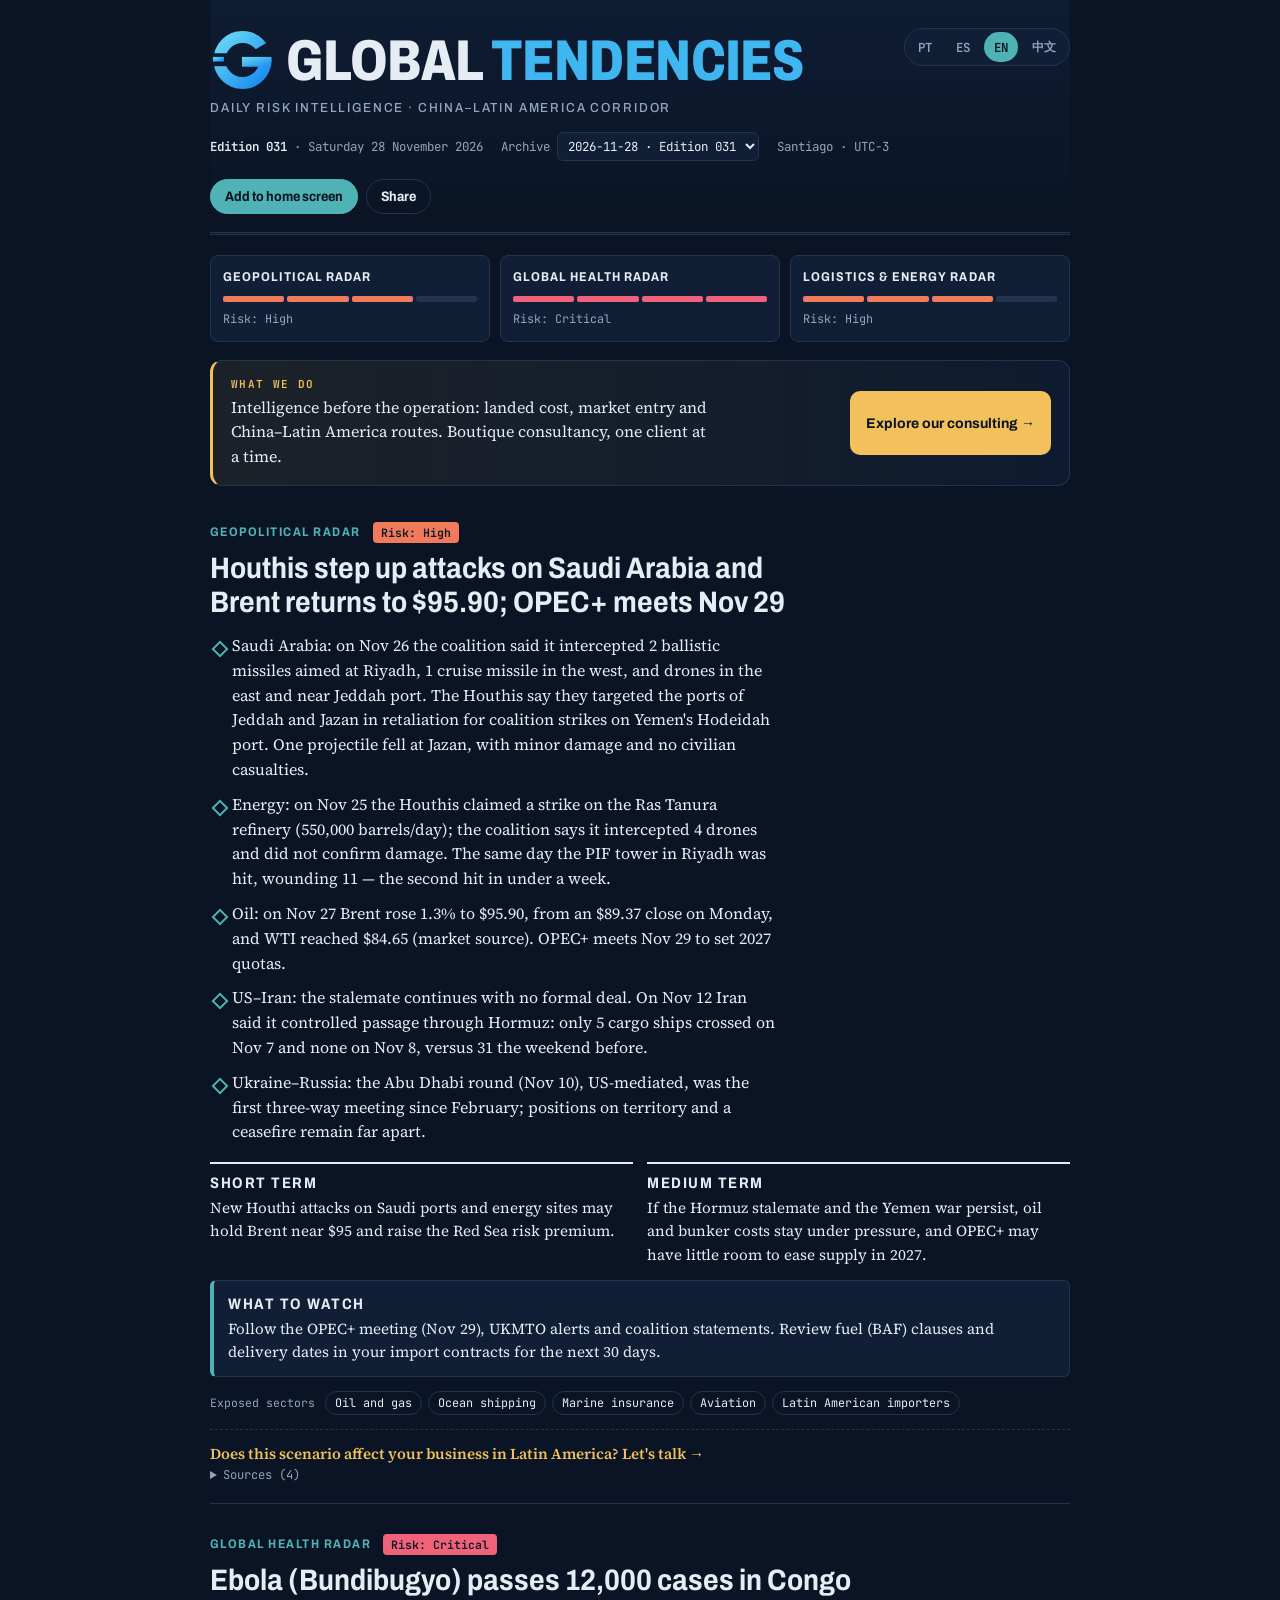
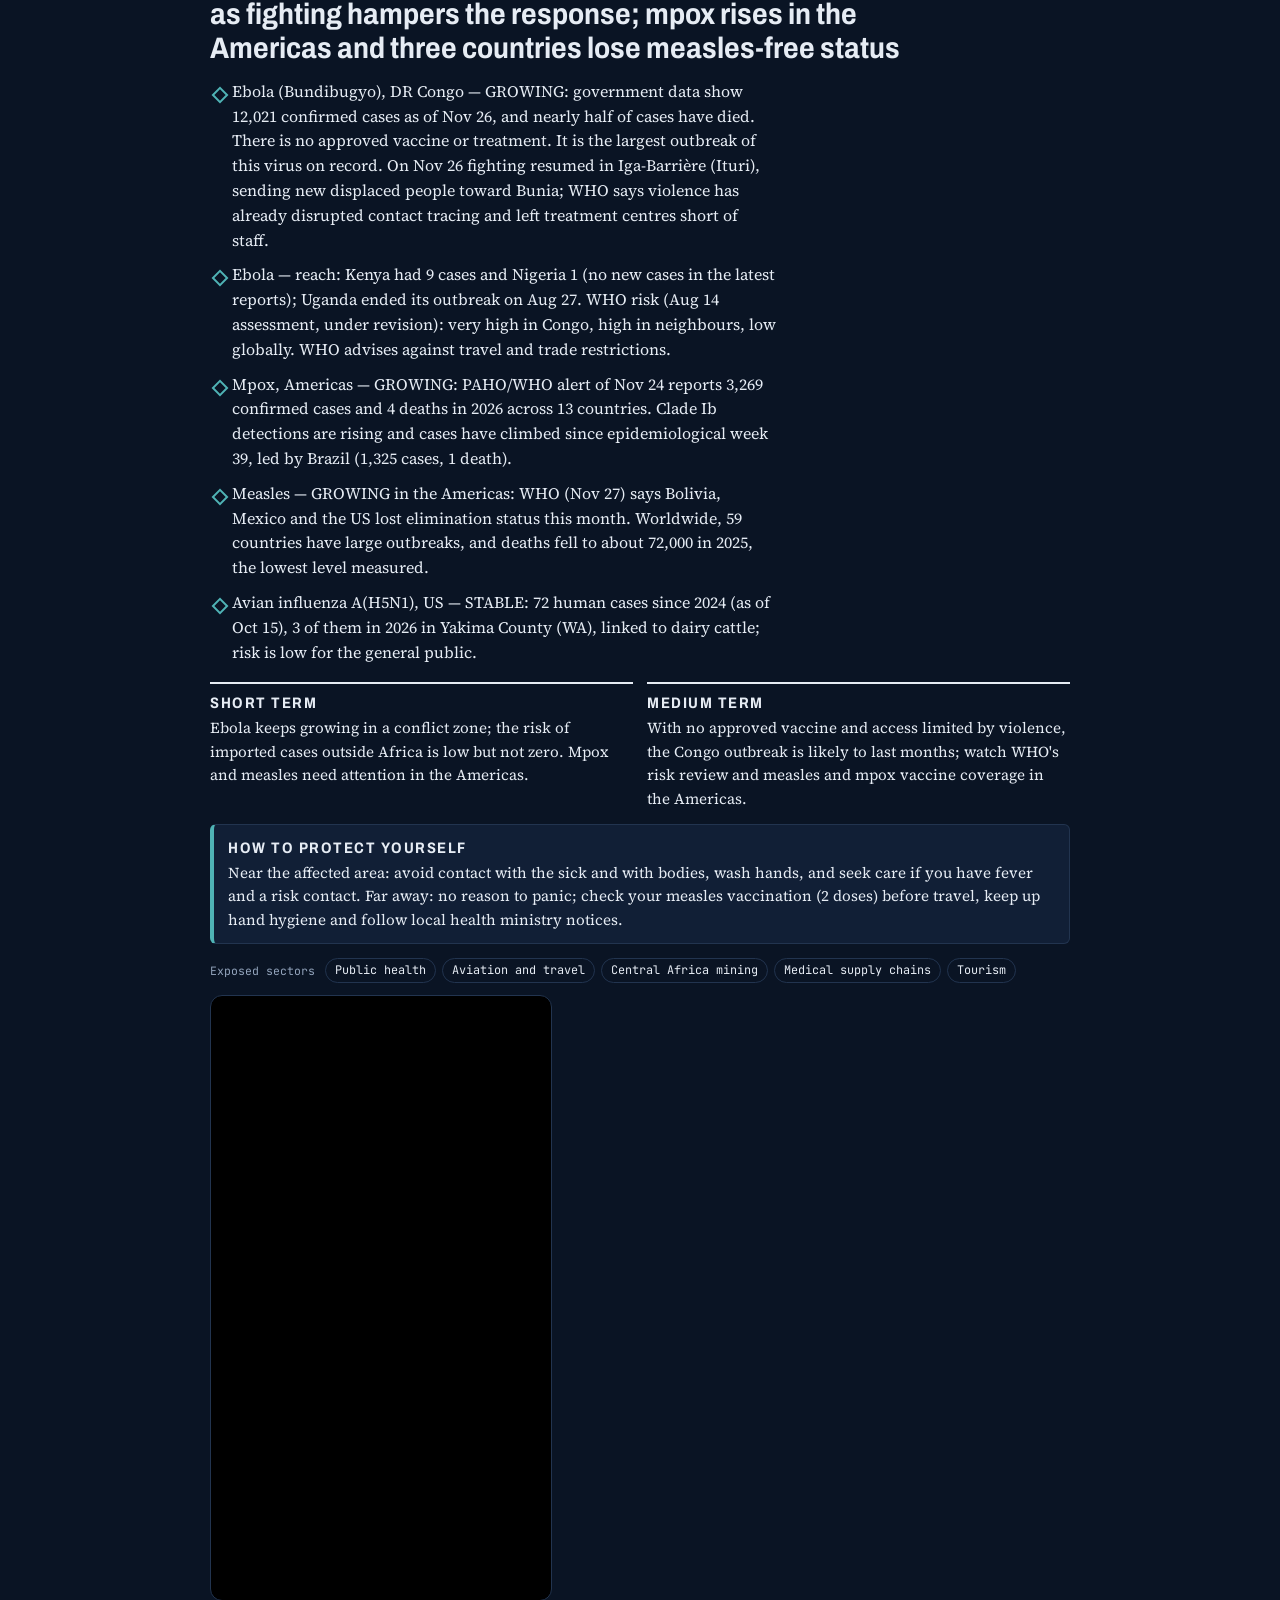
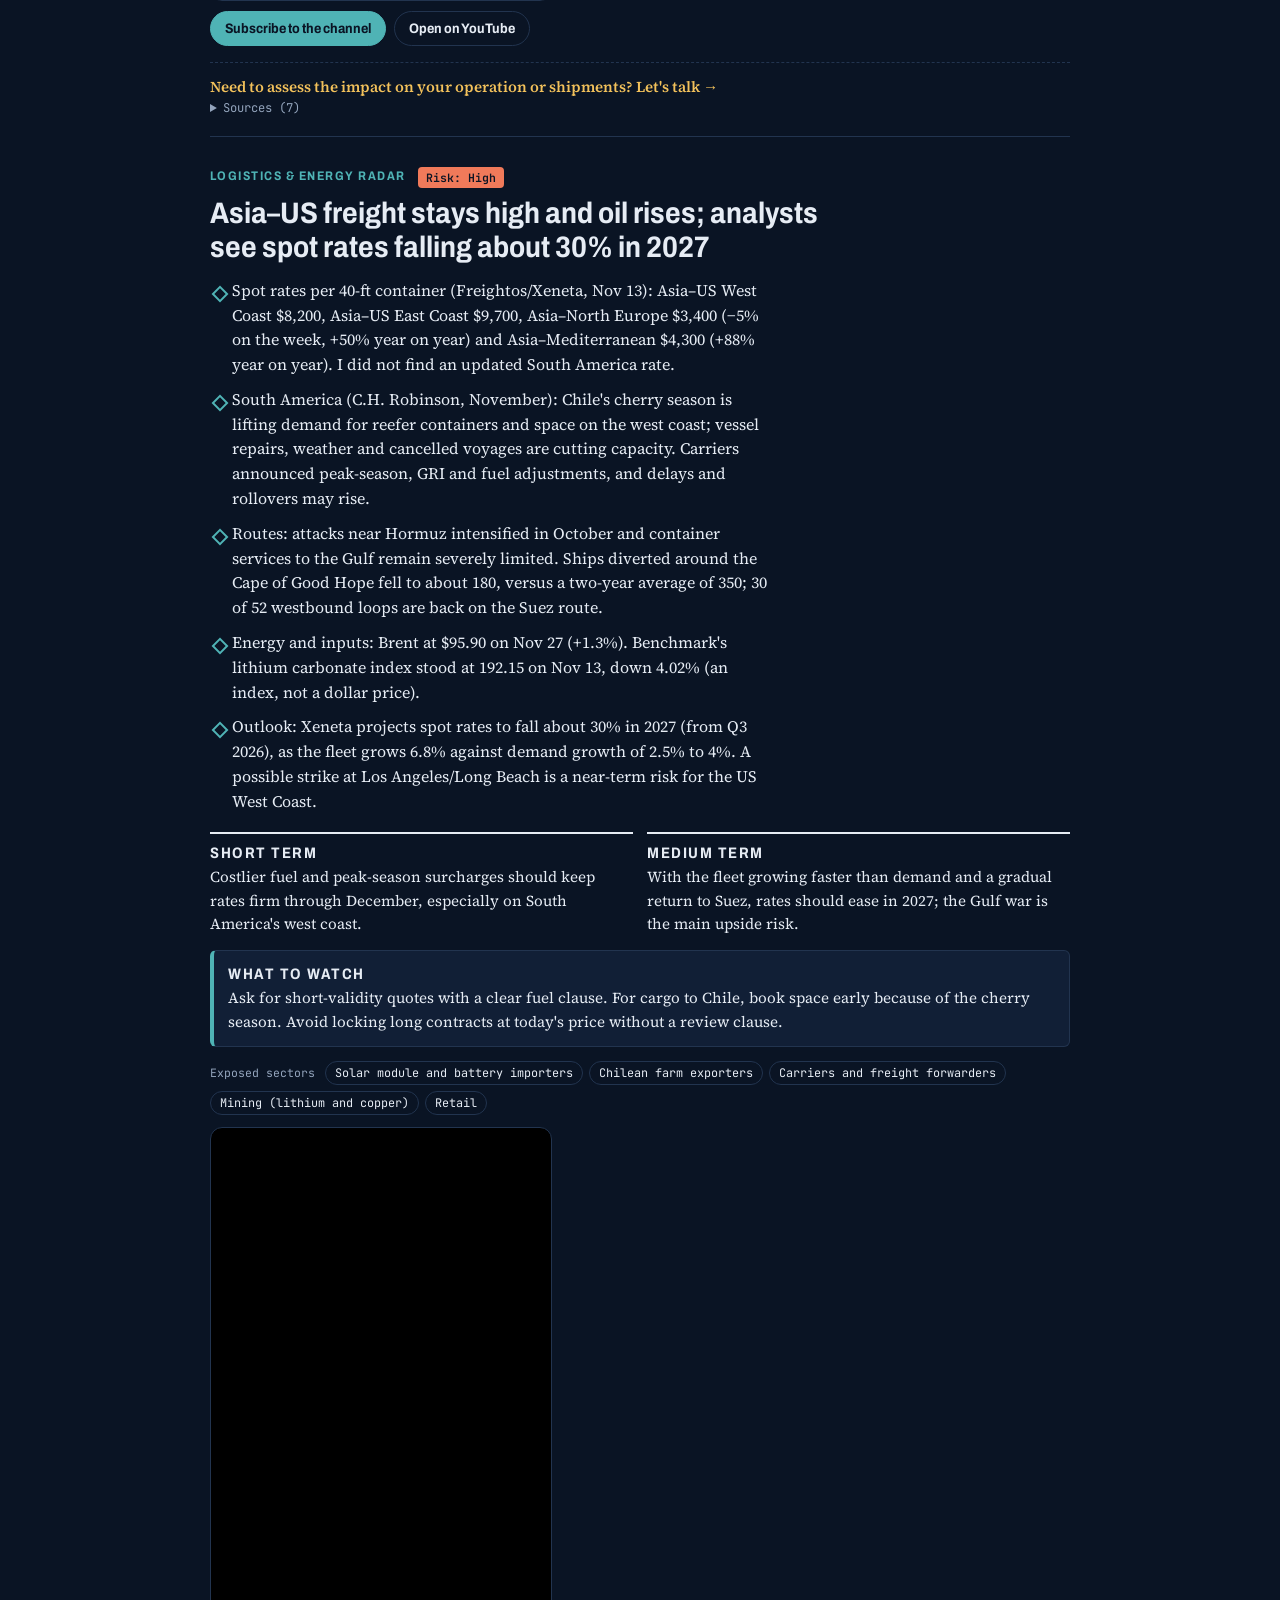
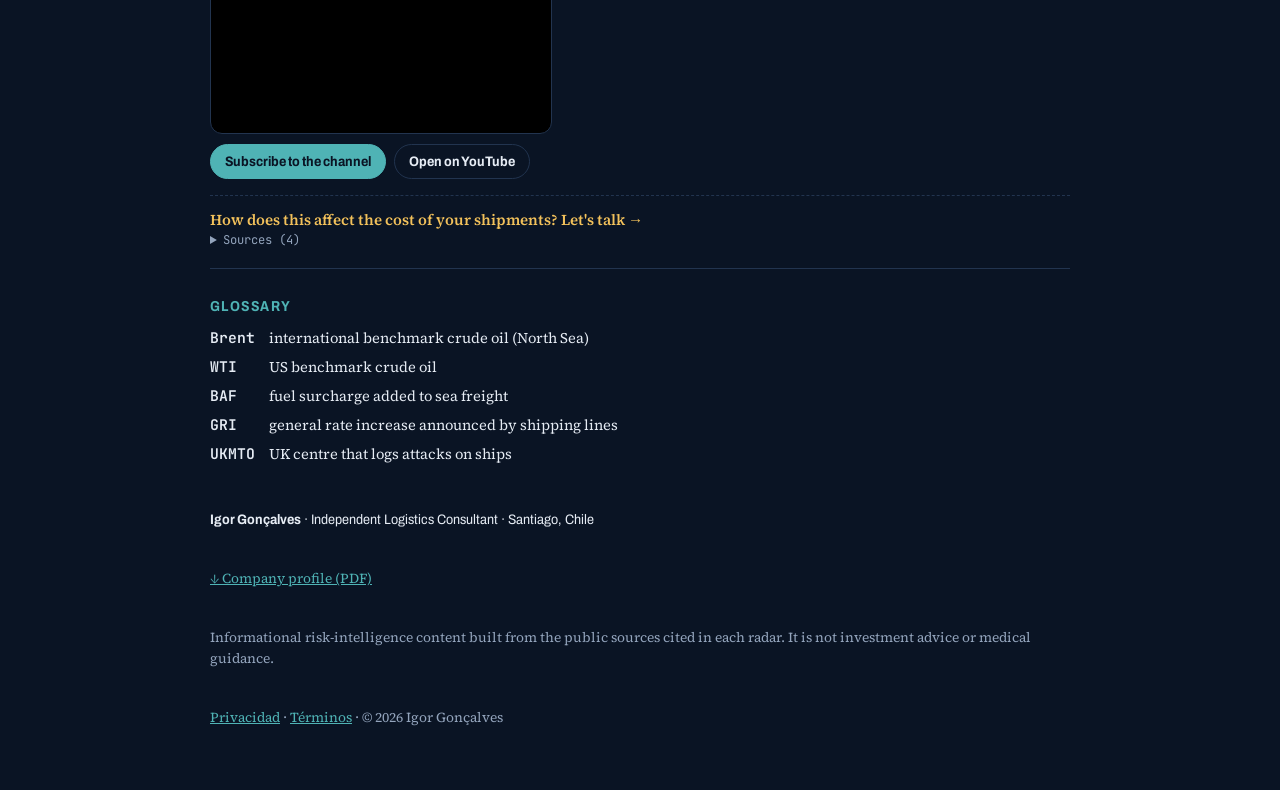
<file: index.html>
<!doctype html>
<html lang="es">
<head>
<meta charset="utf-8">
<meta name="viewport" content="width=device-width,initial-scale=1,viewport-fit=cover">
<meta name="description" content="Radar diario de riesgos globales en 1 minuto: geopolítica, salud global y logística/energía, con impacto en América Latina. PT · ES · EN · 中文.">
<link rel="canonical" href="https://globaltendencies.app/">
<meta property="og:type" content="website">
<meta property="og:title" content="Global Tendencies · Radar diario de riesgos">
<meta property="og:description" content="Geopolítica, salud global y logística en 1 minuto, con impacto en LATAM.">
<meta property="og:url" content="https://globaltendencies.app/">
<meta property="og:image" content="https://globaltendencies.app/icons/og.png">
<meta name="twitter:card" content="summary_large_image">
<title>Global Tendencies</title>
<link rel="manifest" href="manifest.json">
<link rel="apple-touch-icon" href="icons/icon_180.png">
<link rel="icon" href="icons/icon_32.png">
<meta name="theme-color" content="#08131F">
<meta name="apple-mobile-web-app-capable" content="yes">
<meta name="apple-mobile-web-app-title" content="Global Tendencies">
<link rel="stylesheet" href="fonts/fonts.css">
<style>:root{box-sizing:border-box}body{margin:0}img{max-width:100%}[hidden]{display:none!important}</style>
<style>
/* Layout: nautical-chart bulletin. Masthead, risk strip, three radar sections in a single reading column. */
:root{
  --paper:#0A1424; --surface:#111F36; --ink:#E6ECF4; --muted:#93A4BC; --rule:#22344F;
  --accent:#4FB3B5; --accent-ink:#0A1424;
  --r1:#5BBF83; --r2:#E2A847; --r3:#F07A5A; --r4:#F0627A;
  --display:"Archivo","Arial Narrow",Arial,sans-serif;
  --body:"Source Serif 4",Georgia,"PingFang SC","Noto Serif SC",serif;
  --mono:"JetBrains Mono",ui-monospace,Menlo,Consolas,monospace;
  color-scheme:dark;
}
html{background:var(--paper)}
.mast{background:linear-gradient(180deg,#0E1C33 0%,var(--paper) 100%)}

body{background:var(--paper);color:var(--ink);font-family:var(--body);font-size:16px;line-height:1.55;
  padding-left:max(16px,env(safe-area-inset-left,0px));padding-right:max(16px,env(safe-area-inset-right,0px));padding-block:0 48px}
.wrap{max-width:860px;margin:0 auto}
a{color:var(--accent)}
:focus-visible{outline:2px solid var(--accent);outline-offset:2px}

/* Masthead */
.mast{display:flex;flex-direction:column;gap:14px;padding-block:28px 18px;border-bottom:3px double var(--rule)}
.mast-top{display:flex;justify-content:space-between;align-items:flex-start;gap:16px;flex-wrap:wrap}
.brand{font-family:var(--display);font-stretch:78%;font-weight:800;font-size:clamp(2.2rem,7vw,3.6rem);line-height:.92;letter-spacing:-.01em;margin:0;text-transform:uppercase}
.brand span{color:#3FB6F0}
.brandrow{display:flex;align-items:center;gap:12px}
.logo{width:clamp(44px,10vw,64px);height:auto;flex:none}
.tagline{font-family:var(--display);font-stretch:90%;font-weight:500;font-size:.82rem;letter-spacing:.14em;text-transform:uppercase;color:var(--muted);margin:6px 0 0}
.langs{display:flex;gap:4px;border:1px solid var(--rule);border-radius:999px;padding:3px;background:var(--surface)}
.langs button{font:600 .78rem var(--mono);border:0;background:transparent;color:var(--muted);padding:6px 10px;border-radius:999px;cursor:pointer}
.langs button[aria-pressed="true"]{background:var(--accent);color:var(--accent-ink)}
.meta{display:flex;flex-wrap:wrap;gap:8px 18px;align-items:center;font-family:var(--mono);font-size:.78rem;color:var(--muted)}
.meta strong{color:var(--ink);font-weight:600}
.meta select{font:inherit;color:var(--ink);background:var(--surface);border:1px solid var(--rule);border-radius:6px;padding:4px 6px}

/* Risk strip */
.strip{display:grid;grid-template-columns:repeat(3,minmax(0,1fr));gap:10px;margin-block:20px 6px}
.gauge{display:flex;flex-direction:column;gap:8px;text-decoration:none;color:inherit;background:var(--surface);border:1px solid var(--rule);border-radius:8px;padding:12px}
.gauge:hover{border-color:var(--accent)}
.g-name{font-family:var(--display);font-stretch:85%;font-weight:700;font-size:.8rem;letter-spacing:.08em;text-transform:uppercase}
.bars{display:grid;grid-template-columns:repeat(4,1fr);gap:3px}
.bars i{height:6px;border-radius:2px;background:var(--rule)}
.g-level{font-family:var(--mono);font-size:.74rem;color:var(--muted)}
@media (max-width:520px){.strip{grid-template-columns:1fr}}

/* Radar sections */
.radar{padding-block:30px 8px;border-bottom:1px solid var(--rule)}
.r-head{display:flex;flex-wrap:wrap;align-items:center;gap:8px 12px;margin-bottom:8px}
.r-kicker{font-family:var(--display);font-stretch:85%;font-weight:700;font-size:.78rem;letter-spacing:.12em;text-transform:uppercase;color:var(--accent)}
.chip{font:600 .72rem var(--mono);padding:3px 8px;border-radius:4px;color:var(--paper);background:var(--lv)}
h2{font-family:var(--display);font-stretch:88%;font-weight:700;font-size:clamp(1.35rem,4vw,1.85rem);line-height:1.15;margin:0 0 14px;text-wrap:balance}
ul.facts{margin:0 0 18px;padding:0;list-style:none;display:flex;flex-direction:column;gap:10px}
ul.facts li{padding-left:22px;position:relative;max-width:68ch}
ul.facts li::before{content:"";position:absolute;left:4px;top:.62em;width:8px;height:8px;border:2px solid var(--accent);transform:rotate(45deg)}
.horizons{display:grid;grid-template-columns:repeat(2,minmax(0,1fr));gap:14px;margin-bottom:14px}
.h{border-top:2px solid var(--ink);padding-top:8px}
.h-label{font-family:var(--display);font-stretch:85%;font-weight:700;font-size:.74rem;letter-spacing:.1em;text-transform:uppercase;margin:0 0 4px}
.h p{margin:0;font-size:.95rem}
@media (max-width:600px){.horizons{grid-template-columns:1fr}}
.action{background:var(--surface);border:1px solid var(--rule);border-left:4px solid var(--accent);border-radius:6px;padding:12px 14px;margin-bottom:14px}
.action p{margin:0;font-size:.95rem}
.sectors{display:flex;flex-wrap:wrap;gap:6px;margin-bottom:12px;align-items:center}
.sectors .lbl{font-family:var(--mono);font-size:.72rem;color:var(--muted);margin-right:4px}
.sectors span.s{font-family:var(--mono);font-size:.74rem;border:1px solid var(--rule);border-radius:999px;padding:2px 9px}
details{font-size:.86rem;margin-bottom:10px}
summary{cursor:pointer;font-family:var(--mono);font-size:.76rem;color:var(--muted)}
details ol{margin:8px 0 0;padding-left:20px;display:flex;flex-direction:column;gap:4px}
details a{word-break:break-word}

.gt-what{display:flex;flex-wrap:wrap;align-items:center;justify-content:space-between;gap:12px 18px;margin:18px 0 6px;padding:16px 18px;border:1px solid var(--rule);border-left:3px solid #F2C15B;border-radius:12px;background:linear-gradient(90deg,rgba(242,193,91,.08),rgba(17,31,54,.6))}
.gt-what .k{font:600 11px var(--mono);letter-spacing:.12em;text-transform:uppercase;color:#F2C15B;margin:0 0 4px}
.gt-what p{margin:0}
.gt-what .t{max-width:60ch}
.gt-what a.go{display:inline-flex;align-items:center;min-height:44px;padding:10px 16px;border-radius:10px;background:#F2C15B;color:#0A1424;font:700 14px var(--display);text-decoration:none;white-space:nowrap}
.r-cta{margin:14px 0 0;padding-top:12px;border-top:1px dashed var(--rule);font-size:.95rem}
.r-cta a{color:#F2C15B;font-weight:600;text-decoration:none}
.r-cta a:hover{text-decoration:underline}
footer{padding-top:24px;display:flex;flex-direction:column;gap:10px;font-size:.86rem;color:var(--muted)}
.sig{font-family:var(--display);font-stretch:90%;color:var(--ink)}
.sig b{font-weight:700}
.status{padding:40px 0;color:var(--muted);font-family:var(--mono);font-size:.85rem}
.num{font-variant-numeric:tabular-nums}
@media (prefers-reduced-motion:no-preference){.radar{animation:rise .5s ease both}.radar:nth-child(2){animation-delay:.06s}.radar:nth-child(3){animation-delay:.12s}}

.tools{display:flex;flex-wrap:wrap;gap:8px;margin-top:4px}
.btn{font:700 .86rem var(--display);font-stretch:90%;border:1px solid var(--accent);background:var(--accent);color:var(--accent-ink);padding:9px 14px;border-radius:999px;cursor:pointer;text-decoration:none;display:inline-flex;align-items:center;gap:6px}
.btn.ghost{background:transparent;color:var(--ink);border-color:var(--rule)}
.help{background:var(--surface);border:1px solid var(--rule);border-radius:8px;padding:12px 14px;margin-top:10px;font-size:.92rem}
.help p{margin:4px 0}
.vid{display:inline-flex;margin:0 0 14px}
.gloss{padding-block:26px 6px}
.gloss h3{font-family:var(--display);font-stretch:85%;font-size:.9rem;letter-spacing:.1em;text-transform:uppercase;color:var(--accent);margin:0 0 10px}
.gloss dl{margin:0;display:grid;grid-template-columns:max-content 1fr;gap:6px 14px;font-size:.92rem}
.gloss dt{font-family:var(--mono);font-weight:600}
.gloss dd{margin:0;color:var(--ink)}
.yt{margin:6px 0 16px;display:flex;flex-direction:column;align-items:flex-start;gap:10px}
.yt iframe{width:min(100%,340px);aspect-ratio:9/16;height:auto;border:1px solid var(--rule);border-radius:12px;background:#000}
.yt-cap{display:flex;flex-wrap:wrap;gap:8px}
@keyframes rise{from{transform:translateY(6px)}to{transform:none}}
</style>
</head>
<body>

<div class="wrap">
  <header class="mast">
    <div class="mast-top">
      <div>
        <div class="brandrow"><svg xmlns="http://www.w3.org/2000/svg" viewBox="0 0 640 640" class="logo" aria-hidden="true"><defs><linearGradient id="gtg" x1="0" y1="0" x2="1" y2="1"> <stop offset="0" stop-color="#6AD8F4"/><stop offset="1" stop-color="#168AF0"/></linearGradient> <mask id="gtm" maskUnits="userSpaceOnUse" x="-255" y="-260" width="1160" height="1160"><rect x="-255" y="-260" width="1160" height="1160" fill="#fff"/> <polygon points="325,288.92857142857144 905,288.92857142857144 811.428929408346,4.109359691284283" fill="#000"/> <rect x="14.285714285714285" y="252.67857142857142" width="207.14285714285714" height="129.46428571428572" fill="#000"/></mask> <clipPath id="gtc"><circle cx="325" cy="320" r="290"/></clipPath></defs> <g fill="url(#gtg)"> <circle cx="325" cy="320" r="230.44642857142856" fill="none" stroke="url(#gtg)" stroke-width="119.10714285714286" mask="url(#gtm)"/> <rect x="319.82142857142856" y="288.92857142857144" width="300.35714285714283" height="98.39285714285715" clip-path="url(#gtc)"/> <rect x="29.82142857142857" y="288.92857142857144" width="108.75000000000001" height="46.60714285714286"/> </g></svg><h1 class="brand">Global <span>Tendencies</span></h1></div>
        <p class="tagline" id="tagline">Inteligência de risco diária · Corredor China–América Latina</p>
      </div>
      <div class="langs" role="group" aria-label="Language">
        <button type="button" id="l-pt" data-l="pt">PT</button>
        <button type="button" id="l-es" data-l="es">ES</button>
        <button type="button" id="l-en" data-l="en">EN</button>
        <button type="button" id="l-zh" data-l="zh">中文</button>
      </div>
    </div>
    <div class="meta">
      <span id="m-ed"></span>
      <label><span id="m-arch">Arquivo</span> <select id="pick"></select></label>
      <span id="m-tz">Santiago · UTC−3</span>
    </div>
    <div class="tools">
      <button type="button" class="btn" id="b-inst"></button>
      <button type="button" class="btn ghost" id="b-share"></button>
    </div>
    <div class="help" id="help" hidden></div>
  </header>

  <nav class="strip" id="strip" aria-label="Risk levels"></nav>
  <aside class="gt-what" id="what"></aside>
  <main id="main"><p class="status" id="status">…</p></main>

  <footer>
    <p class="sig"><b>Igor Gonçalves</b> · Independent Logistics Consultant · Santiago, Chile</p>
    <p id="pdfl"></p>
    <p id="disc"></p>
    <p><a href="privacidad.html">Privacidad</a> · <a href="terminos.html">Términos</a> · © 2026 Igor Gonçalves</p>
  </footer>
</div>

<script>
const ADD={"pt": {"inst": "Adicionar à tela inicial", "share": "Compartilhar", "vid": "Ver o vídeo (1 min)", "gl": "Glossário", "copied": "Link copiado", "hi": "<p><b>iPhone/iPad (Safari):</b> toque em Compartilhar (quadrado com seta) › <b>Adicionar à Tela de Início</b>.</p><p><b>Android (Chrome):</b> menu ⋮ › <b>Instalar app</b> ou <b>Adicionar à tela inicial</b>.</p><p><b>Computador (Chrome/Edge):</b> ícone de instalar na barra de endereço, ou menu › <b>Instalar Global Tendencies</b>.</p><p>Depois é só tocar no ícone: o radar do dia abre já atualizado.</p>", "msg": "Radar diário de riscos em 1 minuto — Global Tendencies"}, "es": {"inst": "Agregar a la pantalla de inicio", "share": "Compartir", "vid": "Ver el video (1 min)", "gl": "Glosario", "copied": "Enlace copiado", "hi": "<p><b>iPhone/iPad (Safari):</b> toque Compartir (cuadrado con flecha) › <b>Agregar a inicio</b>.</p><p><b>Android (Chrome):</b> menú ⋮ › <b>Instalar app</b> o <b>Agregar a la pantalla principal</b>.</p><p><b>Computador (Chrome/Edge):</b> ícono de instalar en la barra de direcciones, o menú › <b>Instalar Global Tendencies</b>.</p><p>Luego basta tocar el ícono: el radar del día se abre ya actualizado.</p>", "msg": "Radar diario de riesgos en 1 minuto — Global Tendencies"}, "en": {"inst": "Add to home screen", "share": "Share", "vid": "Watch the video (1 min)", "gl": "Glossary", "copied": "Link copied", "hi": "<p><b>iPhone/iPad (Safari):</b> tap Share (square with arrow) › <b>Add to Home Screen</b>.</p><p><b>Android (Chrome):</b> menu ⋮ › <b>Install app</b> or <b>Add to Home screen</b>.</p><p><b>Computer (Chrome/Edge):</b> install icon in the address bar, or menu › <b>Install Global Tendencies</b>.</p><p>Then just tap the icon: today's radar opens already updated.</p>", "msg": "Daily risk radar in 1 minute — Global Tendencies"}, "zh": {"inst": "添加到主屏幕", "share": "分享", "vid": "观看视频（1分钟）", "gl": "术语表", "copied": "链接已复制", "hi": "<p><b>iPhone/iPad（Safari）：</b>点击分享 › <b>添加到主屏幕</b>。</p><p><b>安卓（Chrome）：</b>菜单 ⋮ › <b>安装应用</b>。</p><p><b>电脑（Chrome/Edge）：</b>地址栏中的安装图标。</p><p>之后点击图标即可查看当天最新雷达。</p>", "msg": "每日一分钟风险雷达 — Global Tendencies"}};
const GL={"Brent": ["petróleo de referência internacional (Mar do Norte)", "petróleo de referencia internacional (Mar del Norte)", "international benchmark crude oil (North Sea)", "国际基准原油（北海）"], "WTI": ["petróleo de referência dos EUA", "petróleo de referencia de EE.UU.", "US benchmark crude oil", "美国基准原油"], "BAF": ["taxa extra cobrada no frete pelo custo do combustível do navio", "recargo en el flete por el costo del combustible del buque", "fuel surcharge added to sea freight", "燃油附加费"], "GRI": ["aumento geral de tarifa anunciado pelas navieras", "alza general de tarifa anunciada por las navieras", "general rate increase announced by shipping lines", "船公司宣布的整体涨价"], "TEU": ["contêiner de 20 pés (medida padrão)", "contenedor de 20 pies (medida estándar)", "20-foot container (standard unit)", "20英尺标准集装箱"], "FEU": ["contêiner de 40 pés", "contenedor de 40 pies", "40-foot container", "40英尺集装箱"], "WCI": ["índice Drewry de preço do frete de contêiner", "índice Drewry del precio del flete de contenedores", "Drewry index of container freight prices", "德鲁里集装箱运价指数"], "VLSFO": ["combustível de navio com baixo enxofre", "combustible de buque con bajo azufre", "very-low-sulphur ship fuel", "低硫船用燃料"], "MGO": ["diesel marítimo", "diésel marino", "marine gasoil", "船用柴油"], "UKMTO": ["centro britânico que registra ataques a navios", "centro británico que registra ataques a buques", "UK centre that logs attacks on ships", "英国海事贸易行动办公室"], "OMS": ["Organização Mundial da Saúde", "Organización Mundial de la Salud", "World Health Organization (WHO)", "世界卫生组织"], "OPS": ["Organização Pan-Americana da Saúde", "Organización Panamericana de la Salud", "Pan American Health Organization (PAHO)", "泛美卫生组织"], "ECDC": ["Centro Europeu de Prevenção e Controle de Doenças", "Centro Europeo para la Prevención y Control de Enfermedades", "European Centre for Disease Prevention and Control", "欧洲疾病预防控制中心"], "CDC": ["Centros de Controle de Doenças dos EUA", "Centros para el Control de Enfermedades de EE.UU.", "US Centers for Disease Control", "美国疾控中心"], "CNY": ["yuan chinês (moeda)", "yuan chino (moneda)", "Chinese yuan", "人民币"], "ECSA": ["costa leste da América do Sul", "costa este de Sudamérica", "East Coast South America", "南美东海岸"], "WCSA": ["costa oeste da América do Sul", "costa oeste de Sudamérica", "West Coast South America", "南美西海岸"]};
const T={
 pt:{tag:"Inteligência de risco diária · Corredor China–América Latina",ed:"Edição",arch:"Arquivo",tz:"Santiago · UTC−3",
  r:{geo:"Radar Geopolítico",health:"Radar de Saúde Global",logistics:"Radar Logística & Energia"},
  lv:["","Baixo","Moderado","Alto","Crítico"],risk:"Risco",short:"Curto prazo",medium:"Médio prazo",
  act:{geo:"O que monitorar",health:"Como se precaver",logistics:"O que monitorar"},sec:"Setores expostos",src:"Fontes",
  load:"Carregando edição…",err:"Não foi possível carregar as edições. Recarregue a página.",
  disc:"Conteúdo informativo de inteligência de risco, elaborado a partir de fontes públicas citadas em cada radar. Não constitui recomendação de investimento nem orientação médica."},
 es:{tag:"Inteligencia de riesgo diaria · Corredor China–América Latina",ed:"Edición",arch:"Archivo",tz:"Santiago · UTC−3",
  r:{geo:"Radar Geopolítico",health:"Radar de Salud Global",logistics:"Radar Logística y Energía"},
  lv:["","Bajo","Moderado","Alto","Crítico"],risk:"Riesgo",short:"Corto plazo",medium:"Mediano plazo",
  act:{geo:"Qué monitorear",health:"Cómo prevenir",logistics:"Qué monitorear"},sec:"Sectores expuestos",src:"Fuentes",
  load:"Cargando edición…",err:"No se pudieron cargar las ediciones. Recargue la página.",
  disc:"Contenido informativo de inteligencia de riesgo, elaborado a partir de fuentes públicas citadas en cada radar. No constituye recomendación de inversión ni orientación médica."},
 en:{tag:"Daily risk intelligence · China–Latin America corridor",ed:"Edition",arch:"Archive",tz:"Santiago · UTC−3",
  r:{geo:"Geopolitical Radar",health:"Global Health Radar",logistics:"Logistics & Energy Radar"},
  lv:["","Low","Moderate","High","Critical"],risk:"Risk",short:"Short term",medium:"Medium term",
  act:{geo:"What to watch",health:"How to protect yourself",logistics:"What to watch"},sec:"Exposed sectors",src:"Sources",
  load:"Loading edition…",err:"Editions could not be loaded. Reload the page.",
  disc:"Informational risk-intelligence content built from the public sources cited in each radar. It is not investment advice or medical guidance."},
 zh:{tag:"每日风险情报 · 中国–拉丁美洲走廊",ed:"第",arch:"往期",tz:"圣地亚哥 · UTC−3",
  r:{geo:"地缘政治雷达",health:"全球健康雷达",logistics:"物流与能源雷达"},
  lv:["","低","中","高","极高"],risk:"风险",short:"短期",medium:"中期",
  act:{geo:"关注要点",health:"防护建议",logistics:"关注要点"},sec:"受影响行业",src:"信息来源",
  load:"正在加载…",err:"无法加载内容，请刷新页面。",
  disc:"本内容为基于各雷达所引用公开来源的风险情报信息，不构成投资建议或医疗建议。"}
};
for(const k in ADD) Object.assign(T[k],ADD[k]);
const SUB={pt:["Inscrever-se no canal","Abrir no YouTube"],es:["Suscribirse al canal","Abrir en YouTube"],en:["Subscribe to the channel","Open on YouTube"],zh:["订阅频道","在 YouTube 打开"]};
for(const k in SUB){T[k].sub=SUB[k][0];T[k].yt=SUB[k][1];}
const WHAT={pt:{k:"O que fazemos",t:"Inteligência antes da operação: custo posto, entrada em mercado e rotas China–América Latina. Consultoria boutique, um cliente por vez.",b:"Conheça a consultoria →",cta:{geo:"Esse cenário afeta o seu negócio na América Latina? Fale com a gente →",health:"Precisa avaliar o impacto na sua operação ou nos seus embarques? Fale com a gente →",logistics:"Como isso afeta o custo dos seus embarques? Fale com a gente →"}},
es:{k:"Qué hacemos",t:"Inteligencia antes de la operación: costo puesto, entrada al mercado y rutas China–América Latina. Consultoría boutique, un cliente a la vez.",b:"Conozca la consultoría →",cta:{geo:"¿Este escenario afecta su negocio en América Latina? Hablemos →",health:"¿Necesita evaluar el impacto en su operación o sus embarques? Hablemos →",logistics:"¿Cómo afecta esto el costo de sus embarques? Hablemos →"}},
en:{k:"What we do",t:"Intelligence before the operation: landed cost, market entry and China–Latin America routes. Boutique consultancy, one client at a time.",b:"Explore our consulting →",cta:{geo:"Does this scenario affect your business in Latin America? Let's talk →",health:"Need to assess the impact on your operation or shipments? Let's talk →",logistics:"How does this affect the cost of your shipments? Let's talk →"}},
zh:{k:"我们做什么",t:"行动之前，先掌握情报：落地成本、市场进入及中国—拉美航线。精品咨询，同一时间只服务一位客户。",b:"了解咨询服务 →",cta:{geo:"这一局势是否影响您在拉丁美洲的业务？欢迎联系我们 →",health:"需要评估对您的运营或货运的影响？欢迎联系我们 →",logistics:"这会如何影响您的货运成本？欢迎联系我们 →"}}};
const ORDER=["geo","health","logistics"];
let DATA=null, lang="en", idx=0;
// Idioma: escolha salva > idioma do aparelho (pt/es/zh) > ingles
(function(){const L=(navigator.languages&&navigator.languages.length?navigator.languages:[navigator.language||"en"]);
 for(const x of L){const k=String(x).toLowerCase().slice(0,2); if(T[k]){lang=k;break;}}})();
try{const s=localStorage.getItem("mt-lang"); if(s&&T[s]) lang=s;}catch(e){}
const $=id=>document.getElementById(id);
function el(tag,cls,txt){const e=document.createElement(tag); if(cls)e.className=cls; if(txt!=null)e.textContent=txt; return e;}
function fmtDate(d,l){const loc={pt:"pt-BR",es:"es-CL",en:"en-GB",zh:"zh-CN"}[l];
  try{return new Date(d+"T12:00:00").toLocaleDateString(loc,{weekday:"long",day:"numeric",month:"long",year:"numeric"});}catch(e){return d;}}
function edLabel(e,l){return l==="zh"?`第 ${String(e.number).padStart(3,"0")} 期`:`${T[l].ed} ${String(e.number).padStart(3,"0")}`;}

function render(){
  const t=T[lang]; document.documentElement.lang=lang==="zh"?"zh-CN":lang;
  document.querySelectorAll(".langs button").forEach(b=>b.setAttribute("aria-pressed",b.dataset.l===lang));
  $("tagline").textContent=t.tag; $("b-inst").textContent=t.inst; $("b-share").textContent=t.share; $("m-arch").textContent=t.arch; $("m-tz").textContent=t.tz; $("disc").textContent=t.disc;
  {const w=WHAT[lang], box=$("what"); box.innerHTML=""; const d=el("div","t"); d.append(el("p","k",w.k),el("p",null,w.t)); const a=el("a","go",w.b); a.href="consultoria?lang="+lang; box.append(d,a);}
  {const L={pt:["Perfil da empresa (PDF)","PT"],es:["Perfil de la empresa (PDF)","ES"],en:["Company profile (PDF)","EN"],zh:["公司简介（PDF）","ZH"]}[lang]; const pl=$("pdfl"); pl.innerHTML=""; const a=el("a",null,"↓ "+L[0]); a.href="files/GlobalTendencies_Profile_"+L[1]+".pdf"; a.target="_blank"; a.rel="noopener"; pl.append(a);}
  if(!DATA) return;
  const ed=DATA.editions[idx];
  $("m-ed").innerHTML=""; const b=el("strong","num",edLabel(ed,lang)); $("m-ed").append(b," · ",fmtDate(ed.date,lang));
  const pick=$("pick"); pick.innerHTML="";
  DATA.editions.forEach((e,i)=>{const o=el("option",null,`${e.date} · ${edLabel(e,lang)}`); o.value=i; if(i===idx)o.selected=true; pick.append(o);});

  const strip=$("strip"); strip.innerHTML="";
  ORDER.forEach(k=>{const r=ed.radars[k]; if(!r)return; const lv=r.level, c=`var(--r${lv})`;
    const a=el("a","gauge"); a.href="#"+k;
    a.append(el("span","g-name",t.r[k]));
    const bars=el("span","bars"); for(let i=1;i<=4;i++){const x=el("i"); if(i<=lv)x.style.background=c; bars.append(x);} a.append(bars);
    a.append(el("span","g-level",`${t.risk}: ${t.lv[lv]}`)); strip.append(a);});

  const main=$("main"); main.innerHTML="";
  ORDER.forEach(k=>{const r=ed.radars[k]; if(!r)return; const c=r[lang]||r.pt;
    const s=el("section","radar"); s.id=k; s.style.setProperty("--lv",`var(--r${r.level})`);
    const h=el("div","r-head"); h.append(el("span","r-kicker",t.r[k]),el("span","chip",`${t.risk}: ${t.lv[r.level]}`)); s.append(h);
    s.append(el("h2",null,c.title));
    const ul=el("ul","facts"); c.bullets.forEach(x=>ul.append(el("li",null,x))); s.append(ul);
    const hz=el("div","horizons");
    [[t.short,c.short],[t.medium,c.medium]].forEach(([l,v])=>{const d=el("div","h"); d.append(el("p","h-label",l),el("p",null,v)); hz.append(d);}); s.append(hz);
    const ac=el("div","action"); ac.append(el("p","h-label",t.act[k]),el("p",null,c.action)); s.append(ac);
    const se=el("div","sectors"); se.append(el("span","lbl",t.sec)); c.sectors.forEach(x=>se.append(el("span","s",x))); s.append(se);
    if(ed.videos&&ed.videos[k]){const id=ed.videos[k]; const f=el("figure","yt");
      const fr=document.createElement("iframe"); fr.src="https://www.youtube-nocookie.com/embed/"+id+"?rel=0&playsinline=1";
      fr.title=t.r[k]+" · video"; fr.loading="lazy"; fr.allow="accelerometer; encrypted-media; gyroscope; picture-in-picture; web-share"; fr.allowFullscreen=true; fr.referrerPolicy="strict-origin-when-cross-origin";
      f.append(fr); const cap=el("figcaption","yt-cap"); const sub=el("a","btn",t.sub); sub.href="https://www.youtube.com/@IgorIdasEVindas?sub_confirmation=1"; sub.target="_blank"; sub.rel="noopener";
      const yt=el("a","btn ghost",t.yt); yt.href="https://www.youtube.com/shorts/"+id; yt.target="_blank"; yt.rel="noopener"; cap.append(sub,yt); f.append(cap); s.append(f);}
    {const p=el("p","r-cta"); const a=el("a",null,WHAT[lang].cta[k]); a.href="consultoria?lang="+lang; p.append(a); s.append(p);}
    const src=(ed.sources||[]).filter(x=>x.radar===k);
    if(src.length){const d=el("details"); d.append(el("summary",null,`${t.src} (${src.length})`)); const ol=el("ol");
      src.forEach(x=>{const li=el("li"); const a=el("a",null,x.title); a.href=x.url; a.target="_blank"; a.rel="noopener"; li.append(a); ol.append(li);}); d.append(ol); s.append(d);}
    main.append(s);});
  const txt=JSON.stringify(ORDER.map(k=>ed.radars[k]&&(ed.radars[k][lang]||ed.radars[k].pt)));
  const li=["pt","es","en","zh"].indexOf(lang); const found=Object.keys(GL).filter(w=>new RegExp("(^|[^A-Za-z])"+w+"([^A-Za-z]|$)").test(txt));
  if(found.length){const g=el("section","gloss"); g.append(el("h3",null,t.gl)); const dl=el("dl");
    found.forEach(w=>{dl.append(el("dt",null,w),el("dd",null,GL[w][li]));}); g.append(dl); main.append(g);}
}
document.querySelectorAll(".langs button").forEach(b=>b.addEventListener("click",()=>{lang=b.dataset.l; try{localStorage.setItem("mt-lang",lang)}catch(e){} render();}));
let deferred=null;
window.addEventListener("beforeinstallprompt",e=>{e.preventDefault();deferred=e;});
const UA=navigator.userAgent||"";
const IOS=/iPad|iPhone|iPod/.test(UA)||(navigator.platform==="MacIntel"&&navigator.maxTouchPoints>1);
const INAPP=/LinkedInApp|FBAN|FBAV|Instagram|Line\/|MicroMessenger|WhatsApp|TikTok|Twitter|GSA\//i.test(UA);
const STANDALONE=matchMedia("(display-mode: standalone)").matches||navigator.standalone===true;
const IH={
 pt:{inapp:"Você abriu o app dentro de outro aplicativo (LinkedIn, WhatsApp, Instagram…), que não permite instalar. Toque em <b>⋯ › Abrir no navegador</b> (Safari no iPhone, Chrome no Android) ou copie o link e cole no navegador.",copy:"Copiar link",ios:"<p><b>iPhone/iPad:</b> no Safari, toque em <b>Compartilhar</b> (quadrado com seta para cima) › role para baixo › <b>Adicionar à Tela de Início</b> › <b>Adicionar</b>.</p>",and:"<p><b>Android (Chrome):</b> menu <b>⋮</b> › <b>Instalar app</b> ou <b>Adicionar à tela inicial</b>.</p>",desk:"<p><b>Computador (Chrome/Edge):</b> ícone de instalar no fim da barra de endereço, ou menu <b>⋮</b> › <b>Transmitir, salvar e compartilhar › Instalar</b>.</p>",done:"O Global Tendencies já está instalado neste aparelho."},
 es:{inapp:"Abriste la app dentro de otra aplicación (LinkedIn, WhatsApp, Instagram…), que no permite instalar. Toca <b>⋯ › Abrir en el navegador</b> (Safari en iPhone, Chrome en Android) o copia el enlace y pégalo en el navegador.",copy:"Copiar enlace",ios:"<p><b>iPhone/iPad:</b> en Safari, toca <b>Compartir</b> (cuadrado con flecha hacia arriba) › baja › <b>Agregar a inicio</b> › <b>Agregar</b>.</p>",and:"<p><b>Android (Chrome):</b> menú <b>⋮</b> › <b>Instalar app</b> o <b>Agregar a la pantalla principal</b>.</p>",desk:"<p><b>Computador (Chrome/Edge):</b> ícono de instalar al final de la barra de direcciones, o menú <b>⋮</b> › <b>Transmitir, guardar y compartir › Instalar</b>.</p>",done:"Global Tendencies ya está instalada en este dispositivo."},
 en:{inapp:"You opened the app inside another app (LinkedIn, WhatsApp, Instagram…), which can't install it. Tap <b>⋯ › Open in browser</b> (Safari on iPhone, Chrome on Android) or copy the link and paste it in your browser.",copy:"Copy link",ios:"<p><b>iPhone/iPad:</b> in Safari, tap <b>Share</b> (square with up arrow) › scroll down › <b>Add to Home Screen</b> › <b>Add</b>.</p>",and:"<p><b>Android (Chrome):</b> menu <b>⋮</b> › <b>Install app</b> or <b>Add to Home screen</b>.</p>",desk:"<p><b>Computer (Chrome/Edge):</b> install icon at the end of the address bar, or menu <b>⋮</b> › <b>Cast, save and share › Install</b>.</p>",done:"Global Tendencies is already installed on this device."},
 zh:{inapp:"您在其他应用（领英、WhatsApp、微信等）内打开了本页，无法安装。请点击 <b>⋯ › 在浏览器中打开</b>（iPhone 用 Safari，安卓用 Chrome），或复制链接到浏览器打开。",copy:"复制链接",ios:"<p><b>iPhone/iPad：</b>在 Safari 中点击<b>分享</b> › 向下滑动 › <b>添加到主屏幕</b> › <b>添加</b>。</p>",and:"<p><b>安卓（Chrome）：</b>菜单 <b>⋮</b> › <b>安装应用</b>。</p>",desk:"<p><b>电脑（Chrome/Edge）：</b>点击地址栏末尾的安装图标。</p>",done:"Global Tendencies 已安装在此设备上。"}};
function helpHTML(){const x=IH[lang];
  if(STANDALONE) return "<p>"+x.done+"</p>";
  if(INAPP) return "<p>"+x.inapp+"</p><p><button type='button' class='btn ghost' id='b-copy'>"+x.copy+"</button></p>";
  if(IOS) return x.ios;
  if(/Android/i.test(UA)) return x.and;
  return x.desk;}
if(STANDALONE) $("b-inst").hidden=true;
window.addEventListener("appinstalled",()=>{$("b-inst").hidden=true;$("help").hidden=true;});
$("b-inst").addEventListener("click",async()=>{
  const h=$("help");
  if(deferred&&!INAPP){const d=deferred; deferred=null;
    try{await d.prompt(); const c=await d.userChoice; if(c&&c.outcome==="accepted"){h.hidden=true;return;}}catch(e){}}
  if(IOS&&!INAPP&&!STANDALONE){iosSheet();return;}
  h.innerHTML=helpHTML(); h.hidden=false; h.scrollIntoView({block:"nearest",behavior:"smooth"});
  const cp=document.getElementById("b-copy");
  if(cp) cp.addEventListener("click",async()=>{const u=location.href.split("#")[0];
    try{await navigator.clipboard.writeText(u); cp.textContent=T[lang].copied;}catch(e){window.prompt("",u);}});});

/* ---- Install banner (store-like) ---- */
const BN={pt:["App grátis · radar de 1 minuto por dia","Instalar","Instalar no iPhone","Toque em <b>Compartilhar</b> na barra do Safari","Escolha <b>Adicionar à Tela de Início</b>","Toque em <b>Adicionar</b>. Pronto!","Entendi"],
 es:["App gratis · radar de 1 minuto al día","Instalar","Instalar en iPhone","Toca <b>Compartir</b> en la barra de Safari","Elige <b>Agregar a inicio</b>","Toca <b>Agregar</b>. ¡Listo!","Entendido"],
 en:["Free app · 1-minute daily radar","Install","Install on iPhone","Tap <b>Share</b> in Safari's toolbar","Choose <b>Add to Home Screen</b>","Tap <b>Add</b>. Done!","Got it"],
 zh:["免费应用 · 每日一分钟风险雷达","安装","在 iPhone 上安装","点击 Safari 工具栏中的<b>分享</b>","选择<b>添加到主屏幕</b>","点击<b>添加</b>，完成！","知道了"]};
const SHARE_SVG='<svg viewBox="0 0 24 24" width="22" height="22" fill="none" stroke="currentColor" stroke-width="2" stroke-linecap="round" stroke-linejoin="round" aria-hidden="true"><path d="M12 3v12"/><path d="M8 7l4-4 4 4"/><path d="M5 12v7a2 2 0 0 0 2 2h10a2 2 0 0 0 2-2v-7"/></svg>';
const ADD_SVG='<svg viewBox="0 0 24 24" width="22" height="22" fill="none" stroke="currentColor" stroke-width="2" stroke-linecap="round" aria-hidden="true"><rect x="3" y="3" width="18" height="18" rx="4"/><path d="M12 8v8M8 12h8"/></svg>';
(function(){
  const css=document.createElement("style");
  css.textContent=`.gt-bar{position:fixed;left:12px;right:12px;bottom:calc(12px + env(safe-area-inset-bottom,0px));z-index:50;display:flex;align-items:center;gap:12px;background:#111F36;border:1px solid #2A4468;border-radius:16px;padding:10px 12px;box-shadow:0 10px 30px rgba(0,0,0,.45);max-width:560px;margin:0 auto;animation:gtUp .35s ease both}
.gt-bar img{width:46px;height:46px;border-radius:11px;flex:none}
.gt-bar .t{flex:1;min-width:0;line-height:1.25}.gt-bar .t b{display:block;font:700 .98rem var(--display);color:var(--ink)}.gt-bar .t span{font-size:.8rem;color:var(--muted)}
.gt-bar .go{font:700 .9rem var(--display);background:var(--accent);color:var(--accent-ink);border:0;border-radius:999px;padding:10px 16px;cursor:pointer}
.gt-bar .x{background:none;border:0;color:var(--muted);font-size:1.3rem;line-height:1;padding:4px 6px;cursor:pointer}
.gt-sheet{position:fixed;inset:0;z-index:60;background:rgba(3,8,18,.72);display:flex;align-items:flex-end;justify-content:center}
.gt-sheet .card{width:100%;max-width:520px;background:#0F1C31;border:1px solid #2A4468;border-radius:20px 20px 0 0;padding:20px 20px calc(96px + env(safe-area-inset-bottom,0px));color:var(--ink);animation:gtUp .3s ease both}
.gt-sheet h3{margin:0 0 14px;font:700 1.15rem var(--display);display:flex;align-items:center;gap:10px}.gt-sheet h3 img{width:36px;height:36px;border-radius:9px}
.gt-sheet ol{margin:0;padding:0;list-style:none;display:flex;flex-direction:column;gap:12px}
.gt-sheet li{display:flex;align-items:center;gap:12px;font-size:.98rem}.gt-sheet li i{font-style:normal;flex:none;width:30px;height:30px;border-radius:50%;background:var(--accent);color:var(--accent-ink);display:grid;place-items:center;font:700 .9rem var(--display)}
.gt-sheet li .ic{color:#3FB6F0;display:inline-flex;vertical-align:middle}
.gt-sheet .ok{margin-top:18px;width:100%;font:700 1rem var(--display);background:var(--accent);color:var(--accent-ink);border:0;border-radius:12px;padding:12px;cursor:pointer}
.gt-arrow{position:fixed;left:50%;bottom:calc(8px + env(safe-area-inset-bottom,0px));transform:translateX(-50%);z-index:61;color:#3FB6F0;animation:gtBob 1s ease-in-out infinite}
.gt-arrow.ipad{top:8px;bottom:auto;left:auto;right:96px;transform:rotate(180deg);animation:gtBobUp 1s ease-in-out infinite}
@keyframes gtUp{from{transform:translateY(24px);opacity:0}to{transform:none;opacity:1}}
@keyframes gtBob{0%,100%{transform:translate(-50%,0)}50%{transform:translate(-50%,8px)}}
@keyframes gtBobUp{0%,100%{transform:rotate(180deg) translateY(0)}50%{transform:rotate(180deg) translateY(8px)}}
@media (prefers-reduced-motion:reduce){.gt-bar,.gt-sheet .card,.gt-arrow{animation:none}}`;
  document.head.append(css);
})();
function iosSheet(){
  const b=BN[lang]; const ipad=/iPad/.test(UA)||(navigator.platform==="MacIntel"&&navigator.maxTouchPoints>1);
  const s=document.createElement("div"); s.className="gt-sheet"; s.setAttribute("role","dialog"); s.setAttribute("aria-modal","true");
  s.innerHTML=`<div class="card"><h3><img src="icons/icon_180.png" alt="">${b[2]}</h3><ol>
   <li><i>1</i><span>${b[3]} <span class="ic">${SHARE_SVG}</span></span></li>
   <li><i>2</i><span>${b[4]} <span class="ic">${ADD_SVG}</span></span></li>
   <li><i>3</i><span>${b[5]}</span></li></ol><button type="button" class="ok">${b[6]}</button></div>`;
  const ar=document.createElement("div"); ar.className="gt-arrow"+(ipad?" ipad":""); ar.innerHTML='<svg viewBox="0 0 24 24" width="44" height="44" fill="currentColor" aria-hidden="true"><path d="M12 22l-8-9h5V2h6v11h5z"/></svg>';
  const safari=!/CriOS|FxiOS|EdgiOS|OPiOS/.test(UA);
  const close=()=>{s.remove();ar.remove();};
  s.addEventListener("click",e=>{if(e.target===s||e.target.classList.contains("ok"))close();});
  document.body.append(s); if(safari) document.body.append(ar);
}
function dismissed(){try{return Number(localStorage.getItem("gt-bar-x")||0)>Date.now()}catch(e){return false}}
function showBar(){
  if(STANDALONE||dismissed()||document.querySelector(".gt-bar")) return;
  const mobile=IOS||/Android/i.test(UA);
  if(!mobile&&!deferred) return;
  const b=BN[lang]; const bar=document.createElement("div"); bar.className="gt-bar";
  bar.innerHTML=`<img src="icons/icon_192.png" alt=""><div class="t"><b>Global Tendencies</b><span>${b[0]}</span></div><button type="button" class="go">${b[1]}</button><button type="button" class="x" aria-label="×">×</button>`;
  bar.querySelector(".x").addEventListener("click",()=>{bar.remove();try{localStorage.setItem("gt-bar-x",String(Date.now()+7*864e5))}catch(e){}});
  bar.querySelector(".go").addEventListener("click",()=>$("b-inst").click());
  document.body.append(bar);
}
window.addEventListener("beforeinstallprompt",()=>setTimeout(showBar,300));
window.addEventListener("appinstalled",()=>{const x=document.querySelector(".gt-bar");if(x)x.remove();});
setTimeout(showBar,1500);

$("b-share").addEventListener("click",async()=>{
  const url=location.href.split("#")[0], msg=T[lang].msg;
  if(navigator.share){try{await navigator.share({title:"Global Tendencies",text:msg,url});return;}catch(e){}}
  window.open("https://wa.me/?text="+encodeURIComponent(msg+" "+url),"_blank","noopener");});
$("pick").addEventListener("change",e=>{idx=+e.target.value; render(); window.scrollTo({top:0});});
$("status").textContent=T[lang].load; render();
fetch("editions.json",{cache:"no-store"}).then(r=>{if(!r.ok)throw 0; return r.json();}).then(d=>{
  d.editions.sort((a,b)=>b.date.localeCompare(a.date)); DATA=d; idx=0; render();
  if(location.hash){const x=document.getElementById(location.hash.slice(1)); if(x)x.scrollIntoView();}
}).catch(()=>{$("main").innerHTML=""; $("main").append(el("p","status",T[lang].err));});
</script>
<script>if("serviceWorker" in navigator){addEventListener("load",()=>navigator.serviceWorker.register("sw.js").catch(()=>{}));}</script>
</body>
</html>
</file>
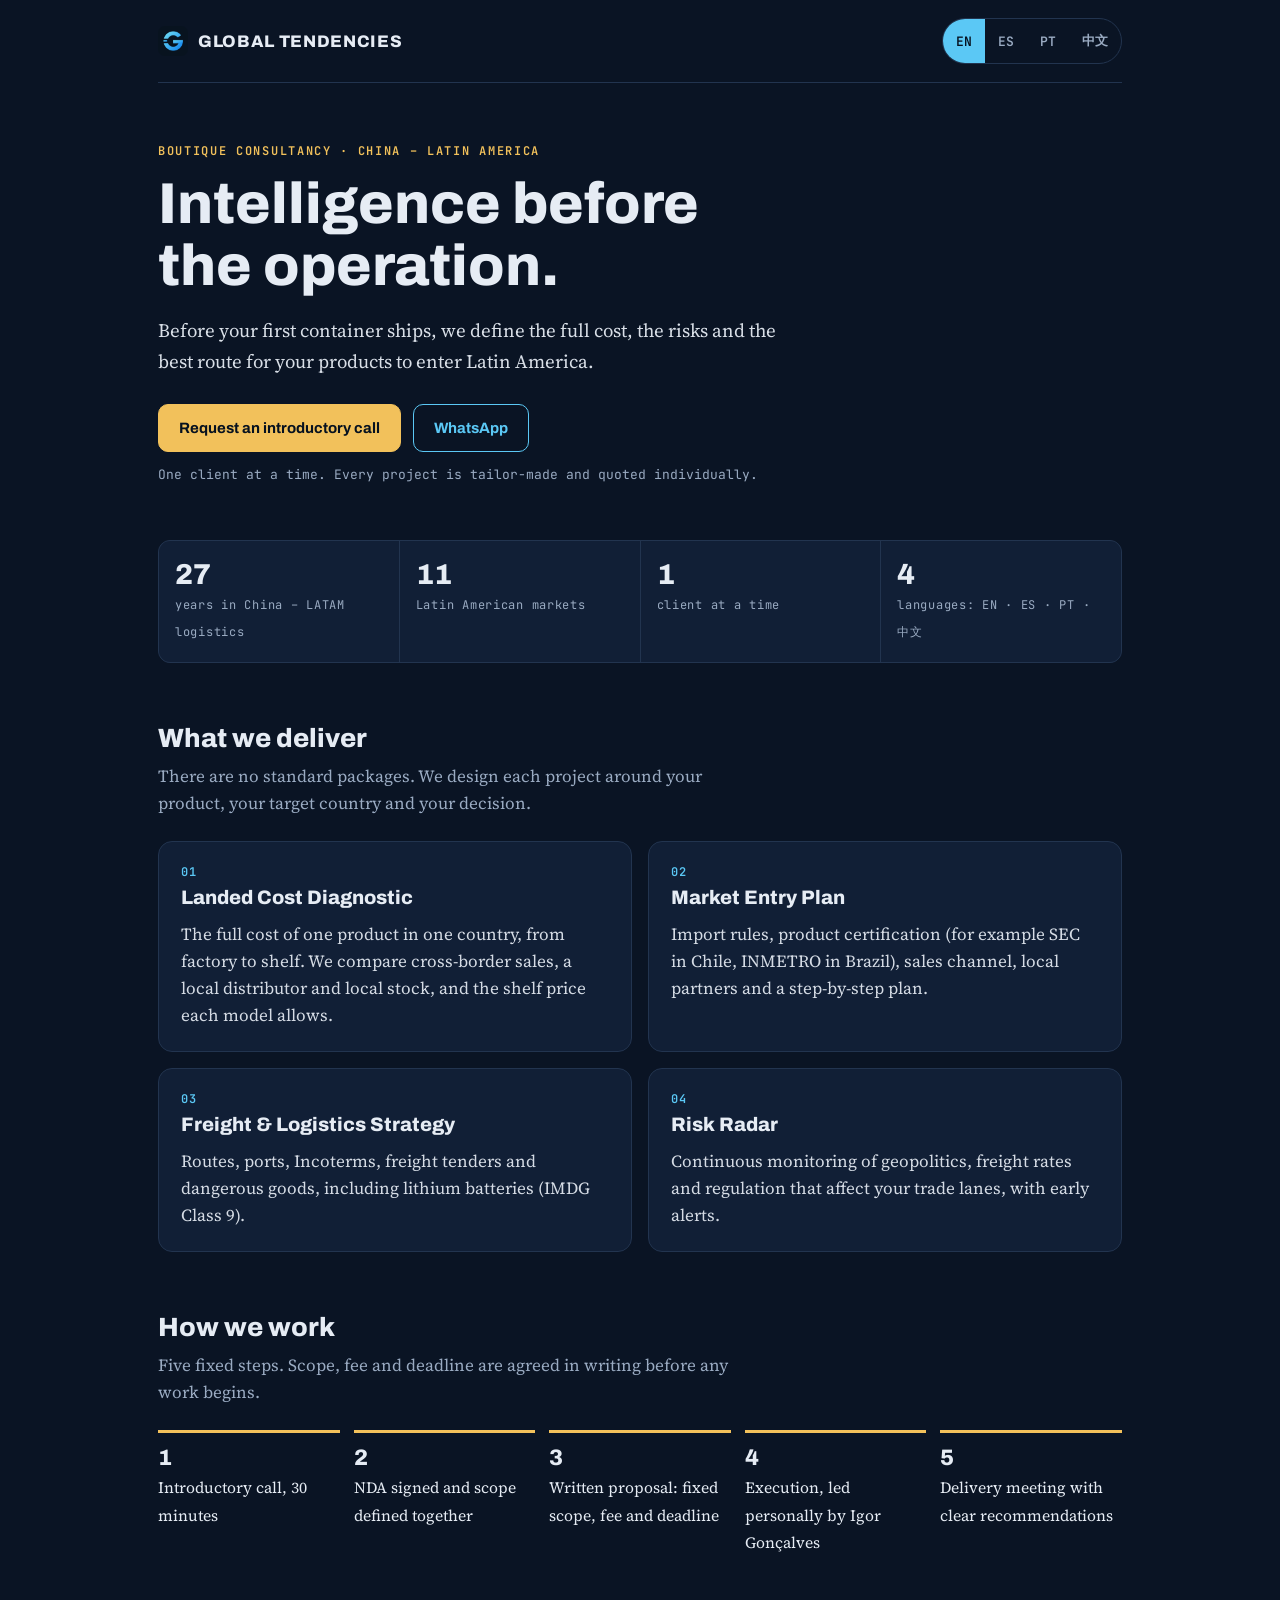
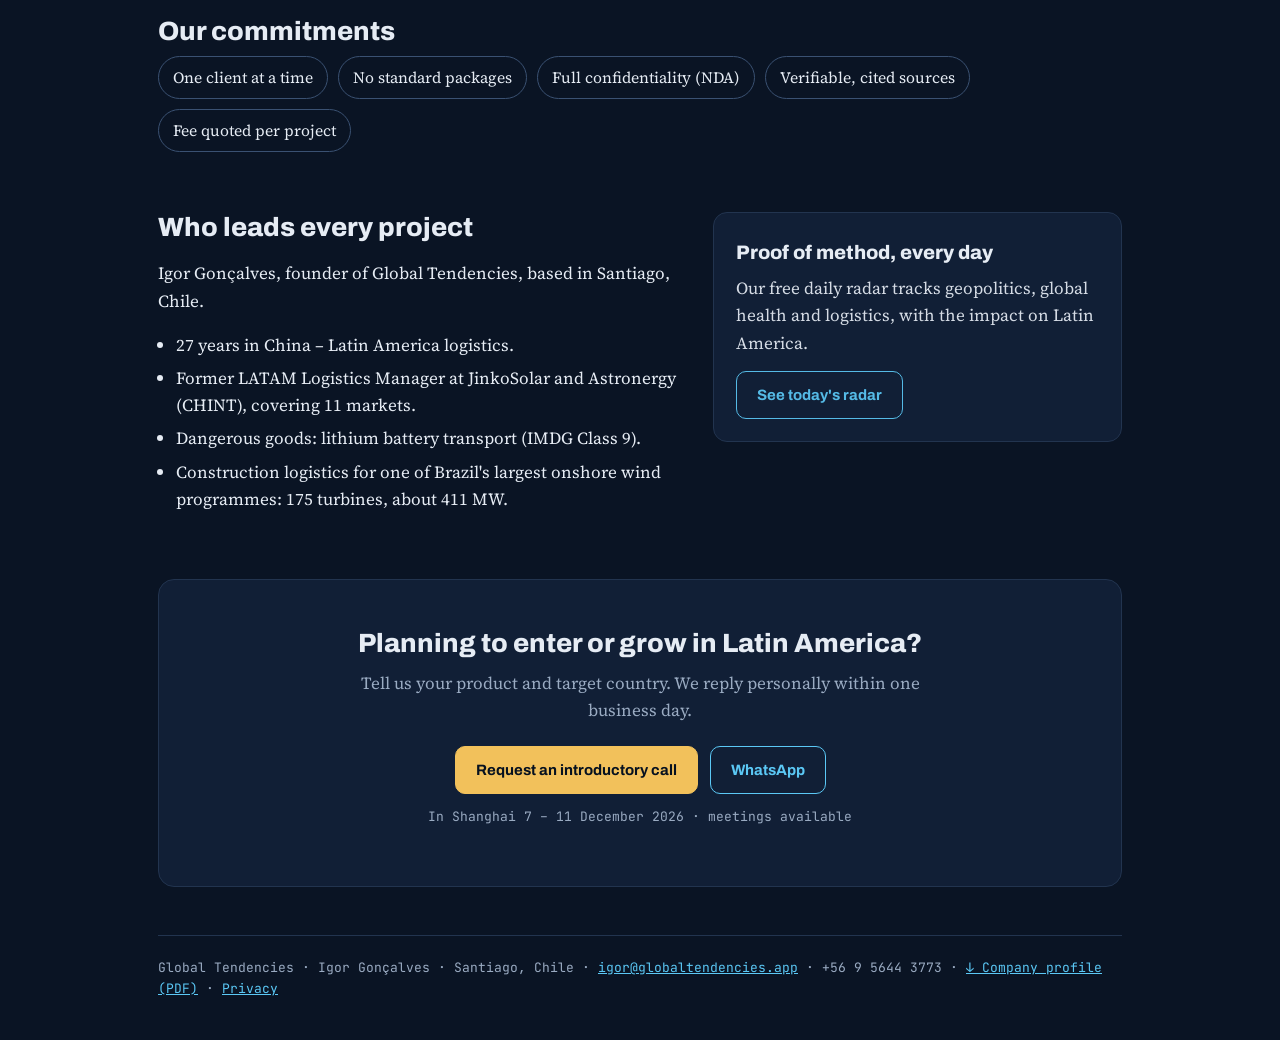
<file: consultoria.html>
<!doctype html>
<html lang="en">
<head>
<meta charset="utf-8">
<meta name="viewport" content="width=device-width,initial-scale=1,viewport-fit=cover">
<title>Consulting · Global Tendencies</title>
<meta name="description" content="Boutique consultancy for the China–Latin America corridor: landed cost, market entry, freight strategy and risk monitoring. One client at a time, tailor-made. EN · ES · PT · 中文.">
<link rel="canonical" href="https://globaltendencies.app/consultoria">
<meta property="og:type" content="website">
<meta property="og:title" content="Global Tendencies · Intelligence before the operation">
<meta property="og:description" content="Boutique consultancy, China – Latin America. Cost, risk and route defined before your first container ships.">
<meta property="og:url" content="https://globaltendencies.app/consultoria">
<meta property="og:image" content="https://globaltendencies.app/icons/og.png">
<link rel="icon" href="icons/icon_32.png">
<meta name="theme-color" content="#08131F">
<link rel="stylesheet" href="fonts/fonts.css">
<style>
:root{color-scheme:dark;--paper:#0A1424;--surface:#111F36;--rule:#22344F;--ink:#E6ECF4;--muted:#9AABC2;--accent:#5BC8F5;--accent-ink:#06111F;--gold:#F2C15B;
--display:"Archivo","Arial Narrow",Arial,sans-serif;--body:"Source Serif 4",Georgia,serif;--mono:"JetBrains Mono",ui-monospace,Menlo,Consolas,monospace}
html[lang="zh-CN"] h1{max-width:none}
html[lang="zh-CN"]{--display:"PingFang SC","Microsoft YaHei","Noto Sans SC","Archivo",sans-serif;--body:"PingFang SC","Microsoft YaHei","Noto Sans SC",sans-serif}
*{box-sizing:border-box}
body{margin:0;background:var(--paper);color:var(--ink);font:17px/1.6 var(--body);-webkit-font-smoothing:antialiased}
a{color:var(--accent)}
.wrap{max-width:1000px;margin:0 auto;padding:0 18px}
header{display:flex;flex-wrap:wrap;align-items:center;justify-content:space-between;gap:12px;padding:18px 0;border-bottom:1px solid var(--rule)}
.brand{display:flex;align-items:center;gap:10px;color:var(--ink);text-decoration:none;font:800 1.05rem "Archivo",sans-serif;letter-spacing:.04em}
.brand img{width:30px;height:30px;border-radius:7px}
.seg{display:flex;border:1px solid var(--rule);border-radius:999px;overflow:hidden}
.seg button{background:none;border:0;color:var(--muted);font:600 13px var(--mono);padding:10px 13px;cursor:pointer;min-height:44px}
.seg button.on{background:var(--accent);color:var(--accent-ink)}
.hero{padding:60px 0 44px}
.kicker{font:600 12px var(--mono);letter-spacing:.14em;text-transform:uppercase;color:var(--gold);margin:0 0 14px}
h1{font:800 clamp(2.1rem,5.6vw,3.6rem)/1.08 var(--display);margin:0 0 18px;max-width:18ch;text-wrap:balance}
.lead{font-size:1.18rem;max-width:62ch;margin:0 0 28px;opacity:.94}
.cta{display:flex;flex-wrap:wrap;gap:12px}
.btn{display:inline-flex;align-items:center;min-height:48px;padding:13px 20px;border-radius:10px;font:700 15px var(--display);text-decoration:none;border:1px solid var(--accent)}
.btn.p{background:var(--gold);color:var(--accent-ink);border-color:var(--gold)}
.btn.s{color:var(--accent)}
.note{font:13px var(--mono);color:var(--muted);margin-top:14px}
.stats{display:grid;grid-template-columns:repeat(4,minmax(0,1fr));gap:1px;background:var(--rule);border:1px solid var(--rule);border-radius:12px;overflow:hidden;margin:0 0 60px}
.stats div{background:var(--surface);padding:18px 16px}
.stats b{display:block;font:800 1.8rem "Archivo",sans-serif}
.stats span{font:12px var(--mono);color:var(--muted);letter-spacing:.06em}
section{margin-bottom:60px}
h2{font:800 1.65rem/1.2 var(--display);margin:0 0 8px}
.sub{color:var(--muted);margin:0 0 24px;max-width:66ch}
.grid2{display:grid;grid-template-columns:repeat(2,minmax(0,1fr));gap:16px}
.card{background:var(--surface);border:1px solid var(--rule);border-radius:14px;padding:22px}
.card .n{font:600 12px var(--mono);color:var(--accent);letter-spacing:.1em}
.card h3{font:800 1.22rem/1.25 var(--display);margin:6px 0 10px}
.card p{margin:0;opacity:.92}
.steps{display:grid;grid-template-columns:repeat(5,minmax(0,1fr));gap:14px;list-style:none;margin:0;padding:0}
.steps li{border-top:3px solid var(--gold);padding-top:12px}
.steps b{display:block;font:800 1.4rem "Archivo",sans-serif;margin-bottom:4px}
.steps span{font-size:.98rem}
.pills{display:flex;flex-wrap:wrap;gap:10px}
.pills span{border:1px solid #3A5172;border-radius:999px;padding:8px 14px;font-size:.98rem}
.who{display:grid;grid-template-columns:1.3fr 1fr;gap:24px;align-items:start}
.who ul{margin:0;padding-left:18px}
.who li{margin:6px 0}
.final{text-align:center;padding:48px 18px;border:1px solid var(--rule);border-radius:16px;background:var(--surface);margin-bottom:48px}
.final h2{margin-bottom:10px}
.final .cta{justify-content:center}
footer{border-top:1px solid var(--rule);padding:22px 0 40px;font:13px/1.6 var(--mono);color:var(--muted)}
@media (max-width:820px){.grid2,.who{grid-template-columns:1fr}.steps{grid-template-columns:1fr 1fr}.stats{grid-template-columns:1fr 1fr}}
@media (max-width:480px){.steps{grid-template-columns:1fr}}
</style>
</head>
<body>
<div class="wrap">
<header>
  <a class="brand" href="/"><img src="icons/icon_192.png" alt="">GLOBAL TENDENCIES</a>
  <div class="seg" role="group" aria-label="Language"><button data-l="en">EN</button><button data-l="es">ES</button><button data-l="pt">PT</button><button data-l="zh">中文</button></div>
</header>

<main>
<div class="hero">
  <p class="kicker" data-k="kick">Boutique consultancy · China – Latin America</p>
  <h1 data-k="h1">Intelligence before the operation.</h1>
  <p class="lead" data-k="lead">Before your first container ships, we define the full cost, the risks and the best route for your products to enter Latin America.</p>
  <div class="cta">
    <a class="btn p mail" href="#" data-k="cta1">Request an introductory call</a>
    <a class="btn s wa" href="#" data-k="cta2">WhatsApp</a>
  </div>
  <p class="note" data-k="note">One client at a time. Every project is tailor-made and quoted individually.</p>
</div>

<div class="stats">
  <div><b>27</b><span data-k="s1">years in China – LATAM logistics</span></div>
  <div><b>11</b><span data-k="s2">Latin American markets</span></div>
  <div><b>1</b><span data-k="s3">client at a time</span></div>
  <div><b>4</b><span data-k="s4">languages: EN · ES · PT · 中文</span></div>
</div>

<section>
  <h2 data-k="svc">What we deliver</h2>
  <p class="sub" data-k="svcsub">There are no standard packages. We design each project around your product, your target country and your decision.</p>
  <div class="grid2">
    <div class="card"><div class="n">01</div><h3 data-k="c1t">Landed Cost Diagnostic</h3><p data-k="c1">The full cost of one product in one country, from factory to shelf. We compare cross-border sales, a local distributor and local stock, and the shelf price each model allows.</p></div>
    <div class="card"><div class="n">02</div><h3 data-k="c2t">Market Entry Plan</h3><p data-k="c2">Import rules, product certification (for example SEC in Chile, INMETRO in Brazil), sales channel, local partners and a step-by-step plan.</p></div>
    <div class="card"><div class="n">03</div><h3 data-k="c3t">Freight &amp; Logistics Strategy</h3><p data-k="c3">Routes, ports, Incoterms, freight tenders and dangerous goods, including lithium batteries (IMDG Class 9).</p></div>
    <div class="card"><div class="n">04</div><h3 data-k="c4t">Risk Radar</h3><p data-k="c4">Continuous monitoring of geopolitics, freight rates and regulation that affect your trade lanes, with early alerts.</p></div>
  </div>
</section>

<section>
  <h2 data-k="how">How we work</h2>
  <p class="sub" data-k="howsub">Five fixed steps. Scope, fee and deadline are agreed in writing before any work begins.</p>
  <ol class="steps">
    <li><b>1</b><span data-k="p1">Introductory call, 30 minutes</span></li>
    <li><b>2</b><span data-k="p2">NDA signed and scope defined together</span></li>
    <li><b>3</b><span data-k="p3">Written proposal: fixed scope, fee and deadline</span></li>
    <li><b>4</b><span data-k="p4">Execution, led personally by Igor Gonçalves</span></li>
    <li><b>5</b><span data-k="p5">Delivery meeting with clear recommendations</span></li>
  </ol>
</section>

<section>
  <h2 data-k="com">Our commitments</h2>
  <div class="pills">
    <span data-k="m1">One client at a time</span>
    <span data-k="m2">No standard packages</span>
    <span data-k="m3">Full confidentiality (NDA)</span>
    <span data-k="m4">Verifiable, cited sources</span>
    <span data-k="m5">Fee quoted per project</span>
  </div>
</section>

<section class="who">
  <div>
    <h2 data-k="whot">Who leads every project</h2>
    <p data-k="whop">Igor Gonçalves, founder of Global Tendencies, based in Santiago, Chile.</p>
    <ul>
      <li data-k="w1">27 years in China – Latin America logistics.</li>
      <li data-k="w2">Former LATAM Logistics Manager at JinkoSolar and Astronergy (CHINT), covering 11 markets.</li>
      <li data-k="w3">Dangerous goods: lithium battery transport (IMDG Class 9).</li>
      <li data-k="w4">Construction logistics for one of Brazil's largest onshore wind programmes: 175 turbines, about 411 MW.</li>
    </ul>
  </div>
  <div class="card">
    <h3 data-k="radt">Proof of method, every day</h3>
    <p data-k="radp">Our free daily radar tracks geopolitics, global health and logistics, with the impact on Latin America.</p>
    <p style="margin-top:14px"><a class="btn s" href="/" data-k="radb">See today's radar</a></p>
  </div>
</section>

<div class="final">
  <h2 data-k="fint">Planning to enter or grow in Latin America?</h2>
  <p class="sub" style="margin:0 auto 22px" data-k="finp">Tell us your product and target country. We reply personally within one business day.</p>
  <div class="cta">
    <a class="btn p mail" href="#" data-k="cta1">Request an introductory call</a>
    <a class="btn s wa" href="#" data-k="cta2">WhatsApp</a>
  </div>
  <p class="note" data-k="sha">In Shanghai 7 – 11 December 2026 · meetings available</p>
</div>
</main>

<footer>Global Tendencies · Igor Gonçalves · Santiago, Chile · <a class="mailtxt" href="mailto:igor@globaltendencies.app">igor@globaltendencies.app</a> · +56 9 5644 3773 · <a class="pdf" href="files/GlobalTendencies_Profile_EN.pdf" target="_blank" rel="noopener">↓ PDF</a> · <a href="privacidad.html" data-k="priv">Privacy</a></footer>
</div>

<script>
(function(){
var MAIL="igor@globaltendencies.app", WA="56956443773";
var T={en:{},
es:{kick:"Consultoría boutique · China – América Latina",h1:"Inteligencia antes de la operación.",lead:"Antes de que zarpe su primer contenedor, definimos el costo total, los riesgos y la mejor ruta para que sus productos entren a América Latina.",cta1:"Solicitar una conversación inicial",cta2:"WhatsApp",note:"Un cliente a la vez. Cada proyecto es a la medida y se cotiza de forma individual.",s1:"años en logística China – LATAM",s2:"mercados de América Latina",s3:"cliente a la vez",s4:"idiomas: EN · ES · PT · 中文",svc:"Qué entregamos",svcsub:"No hay paquetes estándar. Diseñamos cada proyecto en torno a su producto, su país de destino y su decisión.",c1t:"Diagnóstico de Costo Puesto",c1:"El costo total de un producto en un país, desde la fábrica hasta la góndola. Comparamos venta transfronteriza, distribuidor local y stock local, y el precio de venta que permite cada modelo.",c2t:"Plan de Entrada al Mercado",c2:"Reglas de importación, certificación del producto (por ejemplo SEC en Chile, INMETRO en Brasil), canal de venta, socios locales y un plan paso a paso.",c3t:"Estrategia de Fletes y Logística",c3:"Rutas, puertos, Incoterms, licitaciones de flete y carga peligrosa, incluidas baterías de litio (IMDG Clase 9).",c4t:"Radar de Riesgo",c4:"Monitoreo continuo de la geopolítica, los fletes y la regulación que afectan sus rutas, con alertas anticipadas.",how:"Cómo trabajamos",howsub:"Cinco pasos fijos. Alcance, honorarios y plazo se acuerdan por escrito antes de comenzar.",p1:"Conversación inicial, 30 minutos",p2:"Firma de NDA y definición conjunta del alcance",p3:"Propuesta escrita: alcance, honorarios y plazo cerrados",p4:"Ejecución, liderada personalmente por Igor Gonçalves",p5:"Reunión de entrega con recomendaciones claras",com:"Nuestros compromisos",m1:"Un cliente a la vez",m2:"Sin paquetes estándar",m3:"Confidencialidad total (NDA)",m4:"Fuentes verificables y citadas",m5:"Honorarios cotizados por proyecto",whot:"Quién lidera cada proyecto",whop:"Igor Gonçalves, fundador de Global Tendencies, con base en Santiago de Chile.",w1:"27 años en logística China – América Latina.",w2:"Ex LATAM Logistics Manager de JinkoSolar y Astronergy (CHINT), a cargo de 11 mercados.",w3:"Carga peligrosa: transporte de baterías de litio (IMDG Clase 9).",w4:"Logística de construcción de uno de los mayores programas eólicos terrestres de Brasil: 175 aerogeneradores, cerca de 411 MW.",radt:"Prueba del método, todos los días",radp:"Nuestro radar diario y gratuito sigue la geopolítica, la salud global y la logística, con el impacto para América Latina.",radb:"Ver el radar de hoy",fint:"¿Planea entrar o crecer en América Latina?",finp:"Cuéntenos su producto y su país de destino. Respondemos personalmente en un día hábil.",sha:"En Shanghái del 7 al 11 de diciembre de 2026 · reuniones disponibles",priv:"Privacidad"},
pt:{kick:"Consultoria boutique · China – América Latina",h1:"Inteligência antes da operação.",lead:"Antes do seu primeiro contêiner zarpar, definimos o custo total, os riscos e a melhor rota para os seus produtos entrarem na América Latina.",cta1:"Solicitar uma conversa inicial",cta2:"WhatsApp",note:"Um cliente por vez. Cada projeto é sob medida e cotado individualmente.",s1:"anos em logística China – LATAM",s2:"mercados da América Latina",s3:"cliente por vez",s4:"idiomas: EN · ES · PT · 中文",svc:"O que entregamos",svcsub:"Não há pacotes padrão. Desenhamos cada projeto em torno do seu produto, do seu país de destino e da sua decisão.",c1t:"Diagnóstico de Custo Posto",c1:"O custo total de um produto em um país, da fábrica à prateleira. Comparamos venda cross-border, distribuidor local e estoque local, e o preço de venda que cada modelo permite.",c2t:"Plano de Entrada no Mercado",c2:"Regras de importação, certificação do produto (por exemplo SEC no Chile, INMETRO no Brasil), canal de venda, parceiros locais e um plano passo a passo.",c3t:"Estratégia de Frete e Logística",c3:"Rotas, portos, Incoterms, concorrências de frete e carga perigosa, incluindo baterias de lítio (IMDG Classe 9).",c4t:"Radar de Risco",c4:"Monitoramento contínuo da geopolítica, dos fretes e da regulação que afetam as suas rotas, com alertas antecipados.",how:"Como trabalhamos",howsub:"Cinco etapas fixas. Escopo, honorários e prazo são acordados por escrito antes de começar.",p1:"Conversa inicial, 30 minutos",p2:"Assinatura de NDA e definição conjunta do escopo",p3:"Proposta escrita: escopo, honorários e prazo fechados",p4:"Execução, conduzida pessoalmente por Igor Gonçalves",p5:"Reunião de entrega com recomendações claras",com:"Nossos compromissos",m1:"Um cliente por vez",m2:"Sem pacotes padrão",m3:"Confidencialidade total (NDA)",m4:"Fontes verificáveis e citadas",m5:"Honorários cotados por projeto",whot:"Quem conduz cada projeto",whop:"Igor Gonçalves, fundador da Global Tendencies, baseado em Santiago, Chile.",w1:"27 anos em logística China – América Latina.",w2:"Ex-LATAM Logistics Manager da JinkoSolar e da Astronergy (CHINT), responsável por 11 mercados.",w3:"Carga perigosa: transporte de baterias de lítio (IMDG Classe 9).",w4:"Logística de construção de um dos maiores programas eólicos terrestres do Brasil: 175 aerogeradores, cerca de 411 MW.",radt:"Prova do método, todos os dias",radp:"Nosso radar diário e gratuito acompanha geopolítica, saúde global e logística, com o impacto para a América Latina.",radb:"Ver o radar de hoje",fint:"Planeja entrar ou crescer na América Latina?",finp:"Conte-nos o seu produto e o país de destino. Respondemos pessoalmente em até um dia útil.",sha:"Em Xangai de 7 a 11 de dezembro de 2026 · reuniões disponíveis",priv:"Privacidade"},
zh:{kick:"精品咨询 · 中国 — 拉丁美洲",h1:"行动之前，先掌握情报。",lead:"在第一个集装箱发运之前，我们为您明确产品进入拉丁美洲市场的完整成本、主要风险和最佳路线。",cta1:"预约初步沟通",cta2:"WhatsApp",note:"同一时间只服务一位客户。每个项目均为定制，单独报价。",s1:"年中国—拉美物流经验",s2:"个拉美市场",s3:"同一时间一位客户",s4:"种语言：EN · ES · PT · 中文",svc:"我们提供的服务",svcsub:"没有标准套餐。我们围绕您的产品、目标国家和决策需求设计每一个项目。",c1t:"落地成本诊断",c1:"一款产品在一个国家从工厂到货架的完整成本。比较跨境销售、本地经销商和本地库存三种模式，以及每种模式可支撑的零售价。",c2t:"市场进入方案",c2:"进口法规、产品认证（例如智利 SEC、巴西 INMETRO）、销售渠道、本地合作伙伴，以及分步骤实施计划。",c3t:"货运与物流策略",c3:"航线、港口、国际贸易术语（Incoterms）、运费招标及危险品运输，包括锂电池（IMDG 第 9 类）。",c4t:"风险雷达",c4:"持续监测影响您贸易航线的地缘政治、运费和法规变化，并提前预警。",how:"合作流程",howsub:"五个固定步骤。工作开始前，范围、费用和期限均以书面形式确定。",p1:"初步沟通，30 分钟",p2:"签署保密协议，共同确定工作范围",p3:"书面方案：范围、费用和期限事先确定",p4:"由 Igor Gonçalves 亲自负责执行",p5:"交付会议，提出明确建议",com:"我们的承诺",m1:"同一时间只服务一位客户",m2:"没有标准套餐",m3:"签署保密协议，严格保密",m4:"信息来源可查证并注明",m5:"费用按项目单独报价",whot:"谁负责每一个项目",whop:"Igor Gonçalves，Global Tendencies 创始人，常驻智利圣地亚哥。",w1:"在中国—拉美物流领域拥有 27 年经验。",w2:"曾任晶科能源和正泰新能源（Astronergy）拉美物流经理，负责 11 个市场。",w3:"危险品：锂电池运输（IMDG 第 9 类）。",w4:"负责巴西最大陆上风电项目之一的建设物流：175 台风机，约 411 兆瓦。",radt:"方法的日常验证",radp:"我们免费的每日雷达跟踪地缘政治、全球健康和物流动态，并分析其对拉丁美洲的影响。",radb:"查看今日雷达",fint:"计划进入或拓展拉丁美洲市场？",finp:"请告诉我们您的产品和目标国家。我们将在一个工作日内亲自回复。",sha:"2026 年 12 月 7 日至 11 日在上海，可安排面谈",priv:"隐私政策"}};
var SUBJ={en:"Introductory call – Global Tendencies",es:"Conversación inicial – Global Tendencies",pt:"Conversa inicial – Global Tendencies",zh:"Introductory call – Global Tendencies"};
var MSG={en:"Hello Igor,\n\nCompany:\nProduct:\nTarget country:\n",es:"Hola Igor,\n\nEmpresa:\nProducto:\nPaís de destino:\n",pt:"Olá Igor,\n\nEmpresa:\nProduto:\nPaís de destino:\n",zh:"Hello Igor,\n\n公司 / Company:\n产品 / Product:\n目标国家 / Target country:\n"};
var els=document.querySelectorAll("[data-k]");
els.forEach(function(e){var k=e.getAttribute("data-k");if(T.en[k]==null)T.en[k]=e.innerHTML;});
function set(l){
  if(!T[l])l="en";
  els.forEach(function(e){var v=T[l][e.getAttribute("data-k")];if(v!=null)e.innerHTML=v;});
  document.documentElement.lang=(l==="zh"?"zh-CN":l);
  var ml="mailto:"+MAIL+"?subject="+encodeURIComponent(SUBJ[l])+"&body="+encodeURIComponent(MSG[l]);
  document.querySelectorAll("a.mail").forEach(function(a){a.href=ml;});
  document.querySelectorAll("a.wa").forEach(function(a){a.href="https://wa.me/"+WA;a.target="_blank";a.rel="noopener";});
  document.querySelectorAll("a.pdf").forEach(function(a){a.href="files/GlobalTendencies_Profile_"+l.toUpperCase()+".pdf";a.textContent=({pt:"↓ Perfil da empresa (PDF)",es:"↓ Perfil de la empresa (PDF)",en:"↓ Company profile (PDF)",zh:"↓ 公司简介（PDF）"})[l];});
  document.querySelectorAll(".seg button").forEach(function(b){b.classList.toggle("on",b.getAttribute("data-l")===l);});
  try{history.replaceState(null,"","?lang="+l);}catch(e){}
}
document.querySelector(".seg").addEventListener("click",function(e){var l=e.target.getAttribute("data-l");if(l)set(l);});
var q=(location.search.match(/lang=(en|es|pt|zh)/)||[])[1];
var nav=(navigator.language||"en").slice(0,2);
set(q||({es:"es",pt:"pt",zh:"zh"}[nav])||"en");
})();
</script>
</body>
</html>
</file>
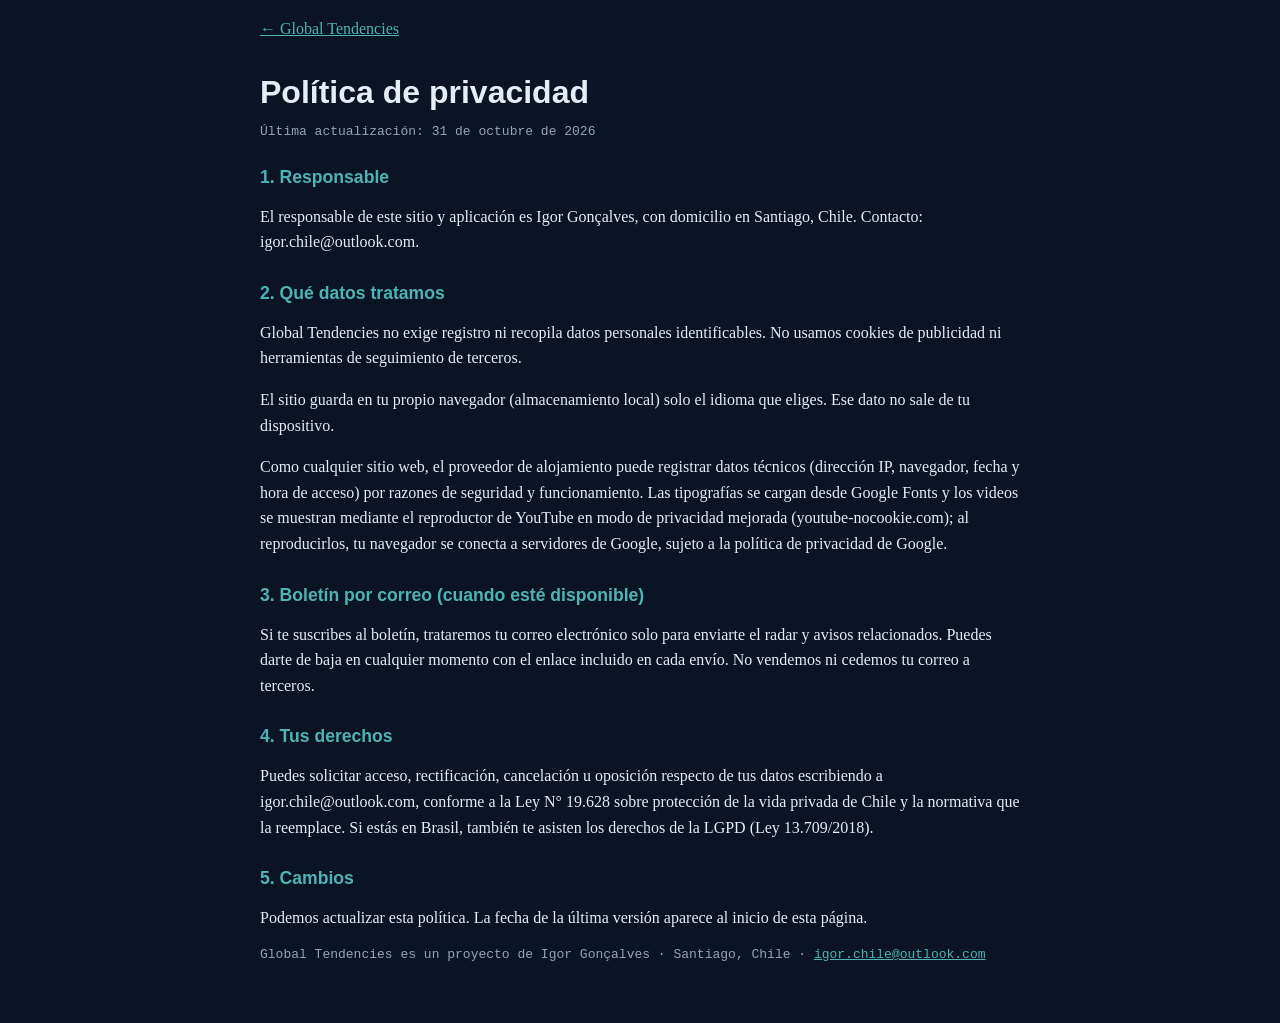
<file: privacidad.html>
<!doctype html>
<html lang="es"><head><meta charset="utf-8"><meta name="viewport" content="width=device-width,initial-scale=1">
<title>Política de privacidad · Global Tendencies</title><link rel="icon" href="icons/icon_32.png"><meta name="theme-color" content="#08131F">
<style>:root{color-scheme:dark}body{margin:0;background:#0A1424;color:#E6ECF4;font:16px/1.6 Georgia,serif;padding:0 16px 48px}
main{max-width:760px;margin:0 auto}h1{font:800 2rem Arial Narrow,Arial,sans-serif;margin:32px 0 4px}h2{font:700 1.1rem Arial,sans-serif;margin:28px 0 6px;color:#4FB3B5}
a{color:#4FB3B5}.m{color:#93A4BC;font:13px monospace}</style></head><body><main>
<p><a href="/">← Global Tendencies</a></p><h1>Política de privacidad</h1><p class="m">Última actualización: 31 de octubre de 2026</p>
<h2>1. Responsable</h2><p>El responsable de este sitio y aplicación es Igor Gonçalves, con domicilio en Santiago, Chile. Contacto: igor.chile@outlook.com.</p>
<h2>2. Qué datos tratamos</h2><p>Global Tendencies no exige registro ni recopila datos personales identificables. No usamos cookies de publicidad ni herramientas de seguimiento de terceros.</p>
<p>El sitio guarda en tu propio navegador (almacenamiento local) solo el idioma que eliges. Ese dato no sale de tu dispositivo.</p>
<p>Como cualquier sitio web, el proveedor de alojamiento puede registrar datos técnicos (dirección IP, navegador, fecha y hora de acceso) por razones de seguridad y funcionamiento. Las tipografías se cargan desde Google Fonts y los videos se muestran mediante el reproductor de YouTube en modo de privacidad mejorada (youtube-nocookie.com); al reproducirlos, tu navegador se conecta a servidores de Google, sujeto a la política de privacidad de Google.</p>
<h2>3. Boletín por correo (cuando esté disponible)</h2><p>Si te suscribes al boletín, trataremos tu correo electrónico solo para enviarte el radar y avisos relacionados. Puedes darte de baja en cualquier momento con el enlace incluido en cada envío. No vendemos ni cedemos tu correo a terceros.</p>
<h2>4. Tus derechos</h2><p>Puedes solicitar acceso, rectificación, cancelación u oposición respecto de tus datos escribiendo a igor.chile@outlook.com, conforme a la Ley N° 19.628 sobre protección de la vida privada de Chile y la normativa que la reemplace. Si estás en Brasil, también te asisten los derechos de la LGPD (Ley 13.709/2018).</p>
<h2>5. Cambios</h2><p>Podemos actualizar esta política. La fecha de la última versión aparece al inicio de esta página.</p>
<p class="m">Global Tendencies es un proyecto de Igor Gonçalves · Santiago, Chile · <a href="mailto:igor.chile@outlook.com">igor.chile@outlook.com</a></p>
</main></body></html>
</file>
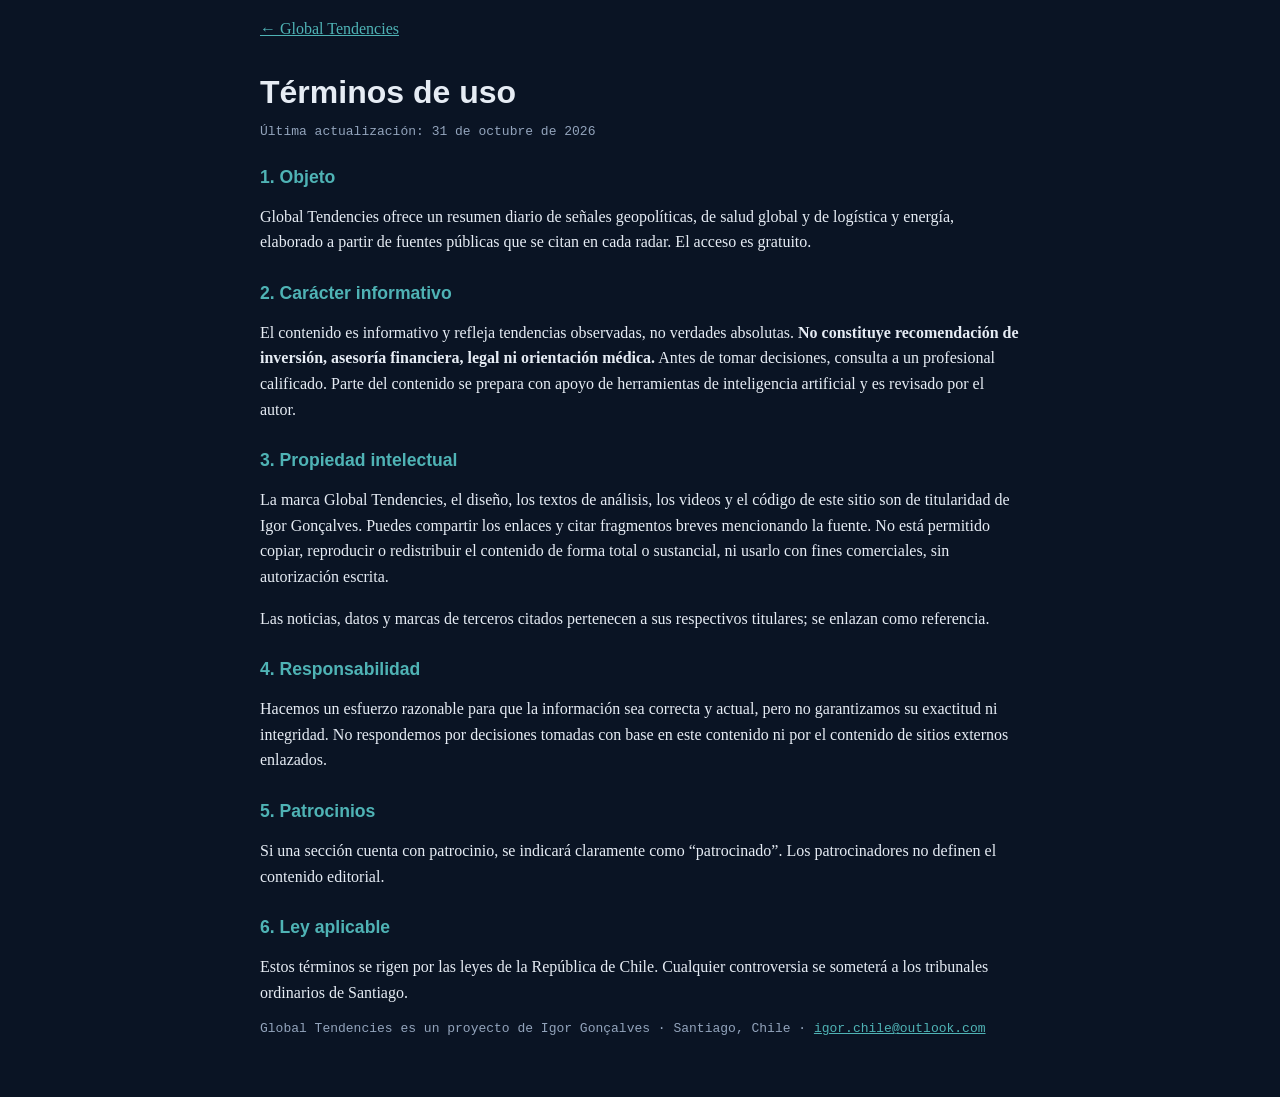
<file: terminos.html>
<!doctype html>
<html lang="es"><head><meta charset="utf-8"><meta name="viewport" content="width=device-width,initial-scale=1">
<title>Términos de uso · Global Tendencies</title><link rel="icon" href="icons/icon_32.png"><meta name="theme-color" content="#08131F">
<style>:root{color-scheme:dark}body{margin:0;background:#0A1424;color:#E6ECF4;font:16px/1.6 Georgia,serif;padding:0 16px 48px}
main{max-width:760px;margin:0 auto}h1{font:800 2rem Arial Narrow,Arial,sans-serif;margin:32px 0 4px}h2{font:700 1.1rem Arial,sans-serif;margin:28px 0 6px;color:#4FB3B5}
a{color:#4FB3B5}.m{color:#93A4BC;font:13px monospace}</style></head><body><main>
<p><a href="/">← Global Tendencies</a></p><h1>Términos de uso</h1><p class="m">Última actualización: 31 de octubre de 2026</p>
<h2>1. Objeto</h2><p>Global Tendencies ofrece un resumen diario de señales geopolíticas, de salud global y de logística y energía, elaborado a partir de fuentes públicas que se citan en cada radar. El acceso es gratuito.</p>
<h2>2. Carácter informativo</h2><p>El contenido es informativo y refleja tendencias observadas, no verdades absolutas. <strong>No constituye recomendación de inversión, asesoría financiera, legal ni orientación médica.</strong> Antes de tomar decisiones, consulta a un profesional calificado. Parte del contenido se prepara con apoyo de herramientas de inteligencia artificial y es revisado por el autor.</p>
<h2>3. Propiedad intelectual</h2><p>La marca Global Tendencies, el diseño, los textos de análisis, los videos y el código de este sitio son de titularidad de Igor Gonçalves. Puedes compartir los enlaces y citar fragmentos breves mencionando la fuente. No está permitido copiar, reproducir o redistribuir el contenido de forma total o sustancial, ni usarlo con fines comerciales, sin autorización escrita.</p>
<p>Las noticias, datos y marcas de terceros citados pertenecen a sus respectivos titulares; se enlazan como referencia.</p>
<h2>4. Responsabilidad</h2><p>Hacemos un esfuerzo razonable para que la información sea correcta y actual, pero no garantizamos su exactitud ni integridad. No respondemos por decisiones tomadas con base en este contenido ni por el contenido de sitios externos enlazados.</p>
<h2>5. Patrocinios</h2><p>Si una sección cuenta con patrocinio, se indicará claramente como “patrocinado”. Los patrocinadores no definen el contenido editorial.</p>
<h2>6. Ley aplicable</h2><p>Estos términos se rigen por las leyes de la República de Chile. Cualquier controversia se someterá a los tribunales ordinarios de Santiago.</p>
<p class="m">Global Tendencies es un proyecto de Igor Gonçalves · Santiago, Chile · <a href="mailto:igor.chile@outlook.com">igor.chile@outlook.com</a></p>
</main></body></html>
</file>
<file: fonts/fonts.css>
/* Fontes hospedadas no próprio site (sem Google Fonts: funciona também na China continental) */
@font-face{font-family:"Archivo";font-style:normal;font-display:swap;font-weight:100 900;font-stretch:62% 125%;src:url(archivo.woff2) format("woff2")}
@font-face{font-family:"Source Serif 4";font-style:normal;font-display:swap;font-weight:200 900;src:url(source-serif-4.woff2) format("woff2")}
@font-face{font-family:"JetBrains Mono";font-style:normal;font-display:swap;font-weight:400;src:url(jetbrains-mono-400.woff2) format("woff2")}
@font-face{font-family:"JetBrains Mono";font-style:normal;font-display:swap;font-weight:600 700;src:url(jetbrains-mono-600.woff2) format("woff2")}
</file>
